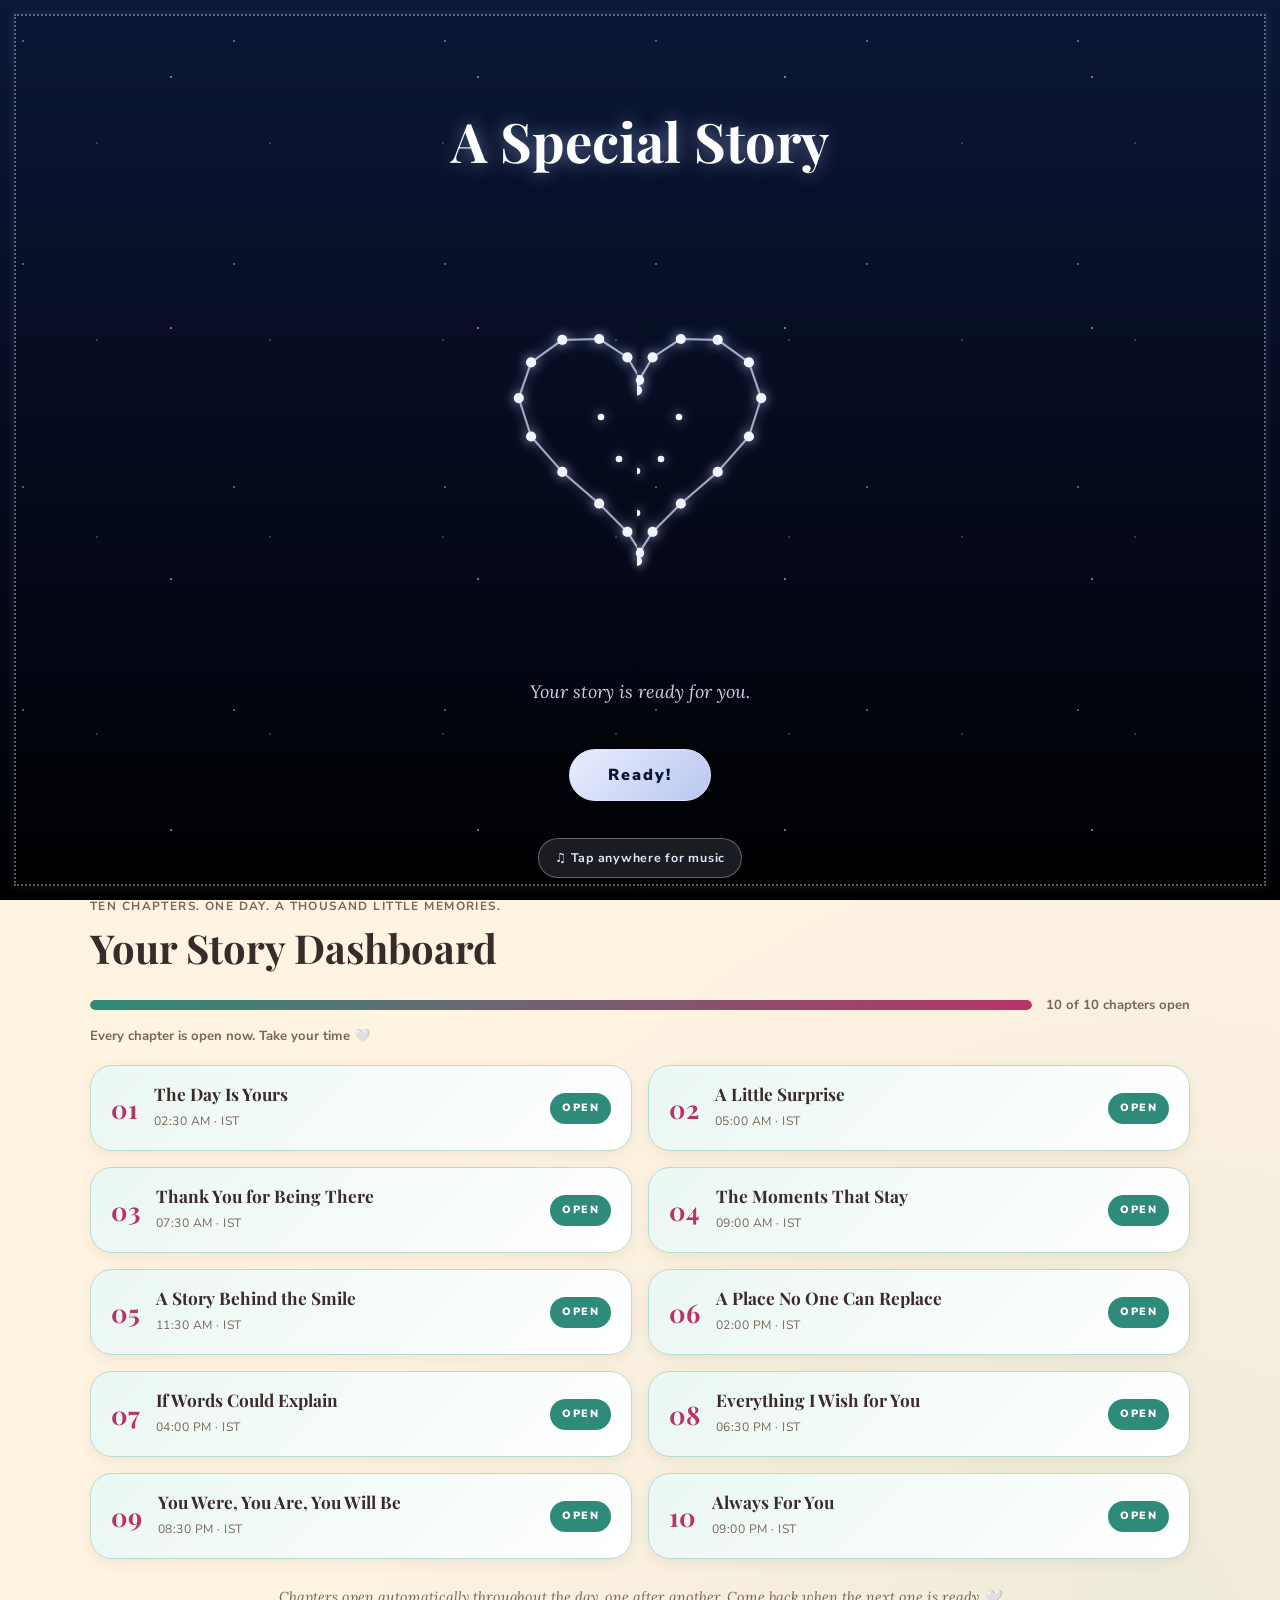
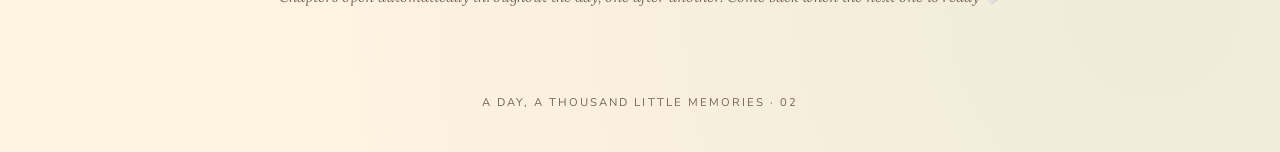
<file: index.html>
<!DOCTYPE html>
<html lang="en" class="gate">
<head>
<meta charset="utf-8">
<meta name="viewport" content="width=device-width, initial-scale=1, viewport-fit=cover">
<meta name="robots" content="noindex,nofollow">
<meta name="theme-color" content="#fff3e2">
<title>A Day, A Thousand Little Memories — A Personal Birthday Story</title>
<link rel="preconnect" href="https://fonts.googleapis.com"><link rel="preconnect" href="https://fonts.gstatic.com" crossorigin><link href="https://fonts.googleapis.com/css2?family=Lora:ital,wght@0,400;0,600;1,400&family=Nunito+Sans:wght@600;800;900&family=Playfair+Display:ital,wght@0,700;1,500&display=swap" rel="stylesheet">
<link rel="stylesheet" href="css/style.css">
</head>
<body>
<noscript><div class="noscript">Please enable JavaScript to open your story 🤍</div></noscript>
<!-- Starry Midnight split curtain -->
<div id="curtain" class="curtain">
  <div class="curtain-panel left"><div class="heart-half"><svg viewBox="0 0 50 90" aria-hidden="true" focusable="false"><polyline class="ln" points="50.0,25.1 50.7,21.7 55.2,14.1 64.6,8.0 76.9,8.3 87.3,15.8 91.4,27.7 87.3,40.5 76.9,52.3 64.6,62.9 55.2,72.3 50.7,79.3 50.0,82.0 49.3,79.3 44.8,72.3 35.4,62.9 23.1,52.3 12.7,40.5 8.6,27.7 12.7,15.8 23.1,8.3 35.4,8.0 44.8,14.1 49.3,21.7 50.0,25.1"/><circle class="d d0" cx="50.0" cy="25.1" r="1.7"/><circle class="d d1" cx="50.7" cy="21.7" r="1.7"/><circle class="d d2" cx="55.2" cy="14.1" r="1.7"/><circle class="d d3" cx="64.6" cy="8.0" r="1.7"/><circle class="d d0" cx="76.9" cy="8.3" r="1.7"/><circle class="d d1" cx="87.3" cy="15.8" r="1.7"/><circle class="d d2" cx="91.4" cy="27.7" r="1.7"/><circle class="d d3" cx="87.3" cy="40.5" r="1.7"/><circle class="d d0" cx="76.9" cy="52.3" r="1.7"/><circle class="d d1" cx="64.6" cy="62.9" r="1.7"/><circle class="d d2" cx="55.2" cy="72.3" r="1.7"/><circle class="d d3" cx="50.7" cy="79.3" r="1.7"/><circle class="d d0" cx="50.0" cy="82.0" r="1.7"/><circle class="d d1" cx="49.3" cy="79.3" r="1.7"/><circle class="d d2" cx="44.8" cy="72.3" r="1.7"/><circle class="d d3" cx="35.4" cy="62.9" r="1.7"/><circle class="d d0" cx="23.1" cy="52.3" r="1.7"/><circle class="d d1" cx="12.7" cy="40.5" r="1.7"/><circle class="d d2" cx="8.6" cy="27.7" r="1.7"/><circle class="d d3" cx="12.7" cy="15.8" r="1.7"/><circle class="d d0" cx="23.1" cy="8.3" r="1.7"/><circle class="d d1" cx="35.4" cy="8.0" r="1.7"/><circle class="d d2" cx="44.8" cy="14.1" r="1.7"/><circle class="d d3" cx="49.3" cy="21.7" r="1.7"/><circle class="d d0" cx="36" cy="34" r="1.1"/><circle class="d d1" cx="64" cy="34" r="1.1"/><circle class="d d2" cx="50" cy="52" r="1.1"/><circle class="d d3" cx="42" cy="48" r="1.1"/><circle class="d d0" cx="58" cy="48" r="1.1"/><circle class="d d1" cx="50" cy="66" r="1.1"/></svg></div></div>
  <div class="curtain-panel right"><div class="heart-half"><svg viewBox="50 0 50 90" aria-hidden="true" focusable="false"><polyline class="ln" points="50.0,25.1 50.7,21.7 55.2,14.1 64.6,8.0 76.9,8.3 87.3,15.8 91.4,27.7 87.3,40.5 76.9,52.3 64.6,62.9 55.2,72.3 50.7,79.3 50.0,82.0 49.3,79.3 44.8,72.3 35.4,62.9 23.1,52.3 12.7,40.5 8.6,27.7 12.7,15.8 23.1,8.3 35.4,8.0 44.8,14.1 49.3,21.7 50.0,25.1"/><circle class="d d0" cx="50.0" cy="25.1" r="1.7"/><circle class="d d1" cx="50.7" cy="21.7" r="1.7"/><circle class="d d2" cx="55.2" cy="14.1" r="1.7"/><circle class="d d3" cx="64.6" cy="8.0" r="1.7"/><circle class="d d0" cx="76.9" cy="8.3" r="1.7"/><circle class="d d1" cx="87.3" cy="15.8" r="1.7"/><circle class="d d2" cx="91.4" cy="27.7" r="1.7"/><circle class="d d3" cx="87.3" cy="40.5" r="1.7"/><circle class="d d0" cx="76.9" cy="52.3" r="1.7"/><circle class="d d1" cx="64.6" cy="62.9" r="1.7"/><circle class="d d2" cx="55.2" cy="72.3" r="1.7"/><circle class="d d3" cx="50.7" cy="79.3" r="1.7"/><circle class="d d0" cx="50.0" cy="82.0" r="1.7"/><circle class="d d1" cx="49.3" cy="79.3" r="1.7"/><circle class="d d2" cx="44.8" cy="72.3" r="1.7"/><circle class="d d3" cx="35.4" cy="62.9" r="1.7"/><circle class="d d0" cx="23.1" cy="52.3" r="1.7"/><circle class="d d1" cx="12.7" cy="40.5" r="1.7"/><circle class="d d2" cx="8.6" cy="27.7" r="1.7"/><circle class="d d3" cx="12.7" cy="15.8" r="1.7"/><circle class="d d0" cx="23.1" cy="8.3" r="1.7"/><circle class="d d1" cx="35.4" cy="8.0" r="1.7"/><circle class="d d2" cx="44.8" cy="14.1" r="1.7"/><circle class="d d3" cx="49.3" cy="21.7" r="1.7"/><circle class="d d0" cx="36" cy="34" r="1.1"/><circle class="d d1" cx="64" cy="34" r="1.1"/><circle class="d d2" cx="50" cy="52" r="1.1"/><circle class="d d3" cx="42" cy="48" r="1.1"/><circle class="d d0" cx="58" cy="48" r="1.1"/><circle class="d d1" cx="50" cy="66" r="1.1"/></svg></div></div>
  <div class="curtain-content">
    <h1>A Special Story</h1>
    <div class="curtain-bottom">
      <p id="curtain-msg">Waiting for the right moment...</p>
      <p id="curtain-timer"></p>
      <button id="ready-btn" class="ready-btn" type="button" disabled>Ready!</button>
    </div>
  </div>
  <audio id="curtain-audio" preload="auto" loop></audio>
</div>
<header class="topbar navbar"><div class="wrap"><a class="home" href="index.html">A DAY, A THOUSAND LITTLE MEMORIES</a><button id="surprise-btn" class="surprise-btn" type="button" aria-haspopup="dialog" aria-controls="surprise-modal" hidden>🎁 Special One</button></div></header>
<main>
<section class="hero"><div class="wrap"><div class="hero-card">
<div><div class="kicker rose">A PERSONAL BIRTHDAY STORY</div>
<h1>A Day, A Thousand Little Memories</h1>
<p class="sub">A Personal Birthday Story  ·  Made Just for Pri!</p>
<p class="date">23 November 2026</p>
<p class="with">With love, Vignesh</p>
<p class="tag">A LITTLE STORY, MADE FOR YOU</p></div>
<div class="frame"><img src="assets/img/img01.jpg" alt="Birthday collage poster: A little expression about you, Pri!"></div>
</div></div></section>

<section class="dash" id="dashboard"><div class="wrap">
<div class="kicker">YOUR STORY  /  10 CHAPTERS</div>
<p class="lead">TEN CHAPTERS. ONE DAY. A THOUSAND LITTLE MEMORIES.</p>
<h2>Your Story Dashboard</h2>
<div class="meter"><div class="bar"><div id="progress-fill"></div></div><span id="progress-text">0 of 10 chapters open</span></div>
<div id="next-up"></div>
<div class="grid">
<a id="card-1" class="chap-card locked" data-index="0" aria-disabled="true"><span class="num">01</span><h3>The Day Is Yours</h3><span class="cd">02:30 AM · IST</span><span class="badge">LOCKED</span></a>
<a id="card-2" class="chap-card locked" data-index="1" aria-disabled="true"><span class="num">02</span><h3>A Little Surprise</h3><span class="cd">05:00 AM · IST</span><span class="badge">LOCKED</span></a>
<a id="card-3" class="chap-card locked" data-index="2" aria-disabled="true"><span class="num">03</span><h3>Thank You for Being There</h3><span class="cd">07:00 AM · IST</span><span class="badge">LOCKED</span></a>
<a id="card-4" class="chap-card locked" data-index="3" aria-disabled="true"><span class="num">04</span><h3>The Moments That Stay</h3><span class="cd">09:30 AM · IST</span><span class="badge">LOCKED</span></a>
<a id="card-5" class="chap-card locked" data-index="4" aria-disabled="true"><span class="num">05</span><h3>A Story Behind the Smile</h3><span class="cd">12:30 PM · IST</span><span class="badge">LOCKED</span></a>
<a id="card-6" class="chap-card locked" data-index="5" aria-disabled="true"><span class="num">06</span><h3>A Place No One Can Replace</h3><span class="cd">02:30 PM · IST</span><span class="badge">LOCKED</span></a>
<a id="card-7" class="chap-card locked" data-index="6" aria-disabled="true"><span class="num">07</span><h3>If Words Could Explain</h3><span class="cd">05:00 PM · IST</span><span class="badge">LOCKED</span></a>
<a id="card-8" class="chap-card locked" data-index="7" aria-disabled="true"><span class="num">08</span><h3>Everything I Wish for You</h3><span class="cd">07:00 PM · IST</span><span class="badge">LOCKED</span></a>
<a id="card-9" class="chap-card locked" data-index="8" aria-disabled="true"><span class="num">09</span><h3>You Were, You Are, You Will Be</h3><span class="cd">09:30 PM · IST</span><span class="badge">LOCKED</span></a>
<a id="card-10" class="chap-card locked" data-index="9" aria-disabled="true"><span class="num">10</span><h3>Always For You</h3><span class="cd">10:00 PM · IST</span><span class="badge">LOCKED</span></a>
</div>
<p class="note">Chapters open automatically throughout the day, one after another. Come back when the next one is ready 🤍</p>
</div></section>
</main>
<footer>A Day, A Thousand Little Memories · 02</footer>
<div id="toast" role="status" aria-live="polite"></div>
<!-- Birthday Surprise modal -->
<div id="surprise-modal" class="modal" role="dialog" aria-modal="true" aria-labelledby="surprise-title">
  <div class="modal-content">
    <button class="close-btn" type="button" aria-label="Close">&times;</button>
    <h2 id="surprise-title">Special Birthday Memories</h2>
    <div class="video-container" id="surprise-videos"></div>
    </div>
</div>
<script src="js/config.js"></script>
<script src="js/app.js"></script>
</body>
</html>
</file>
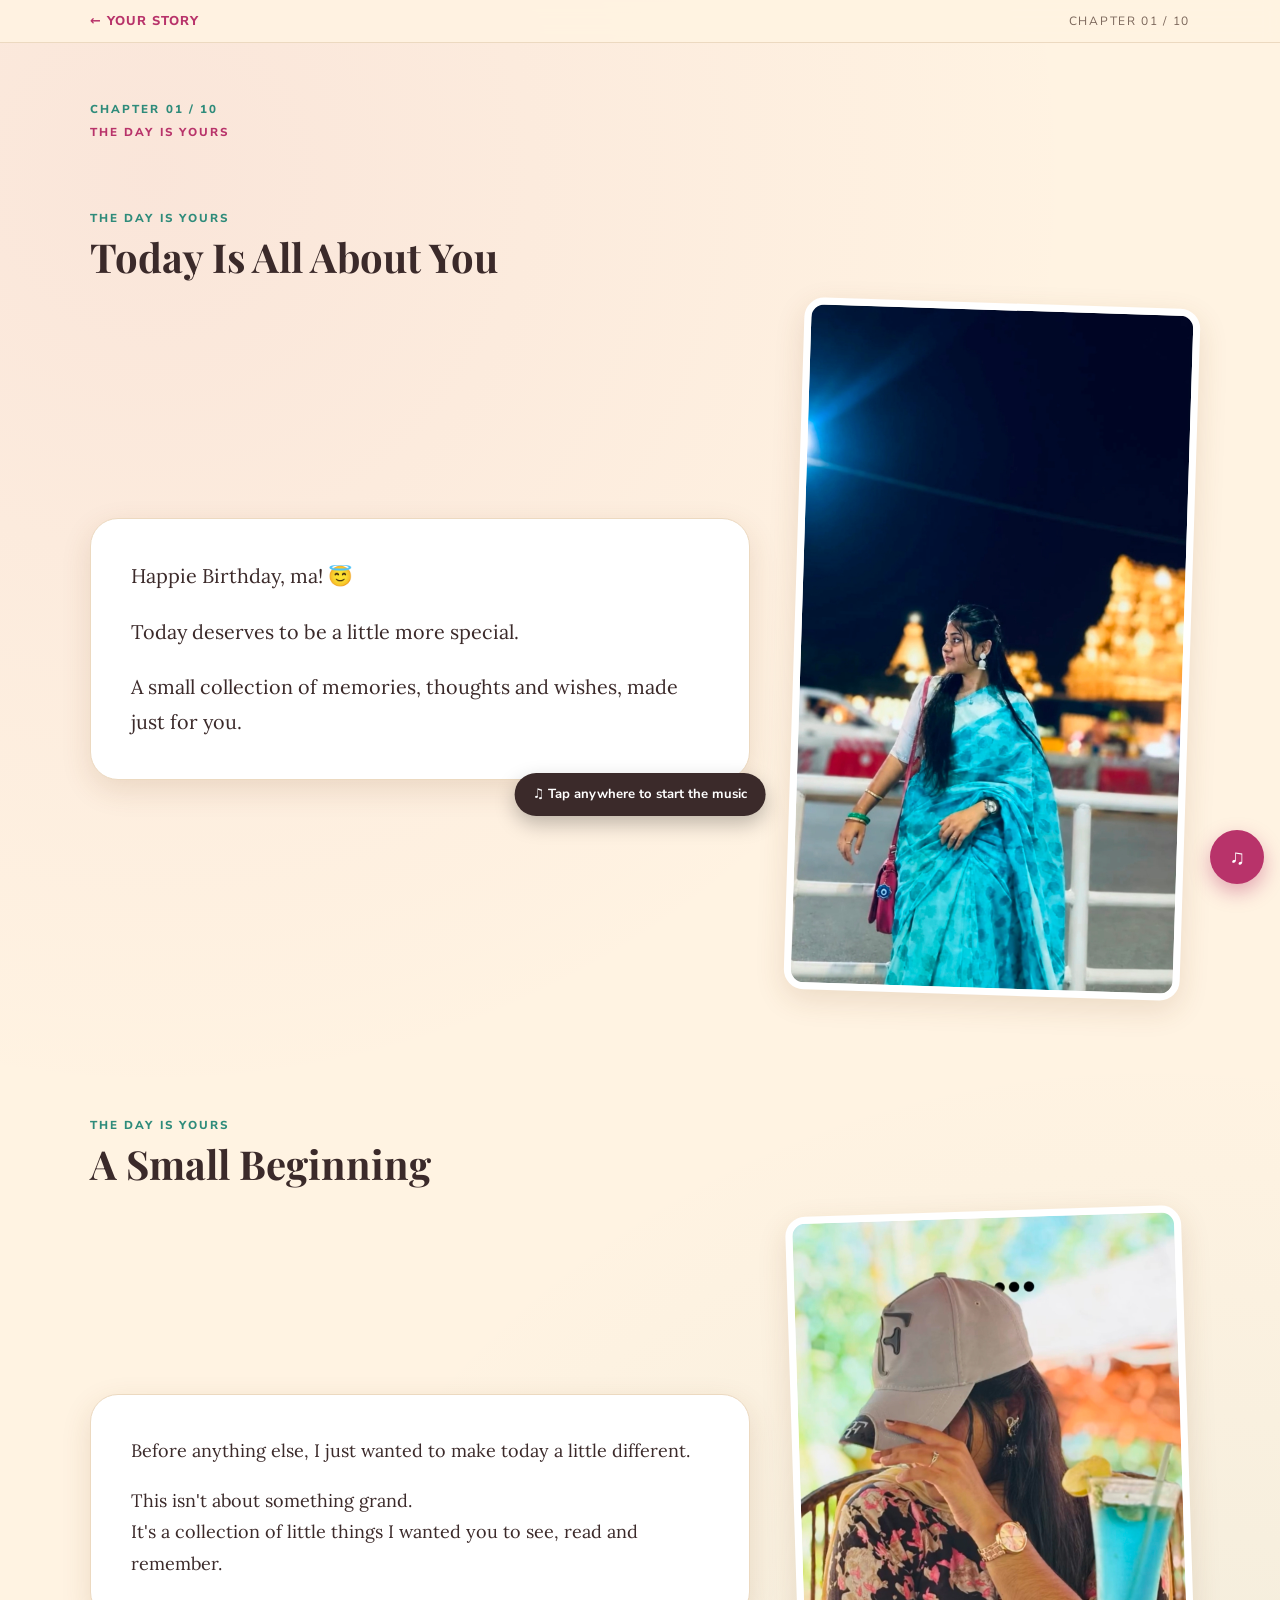
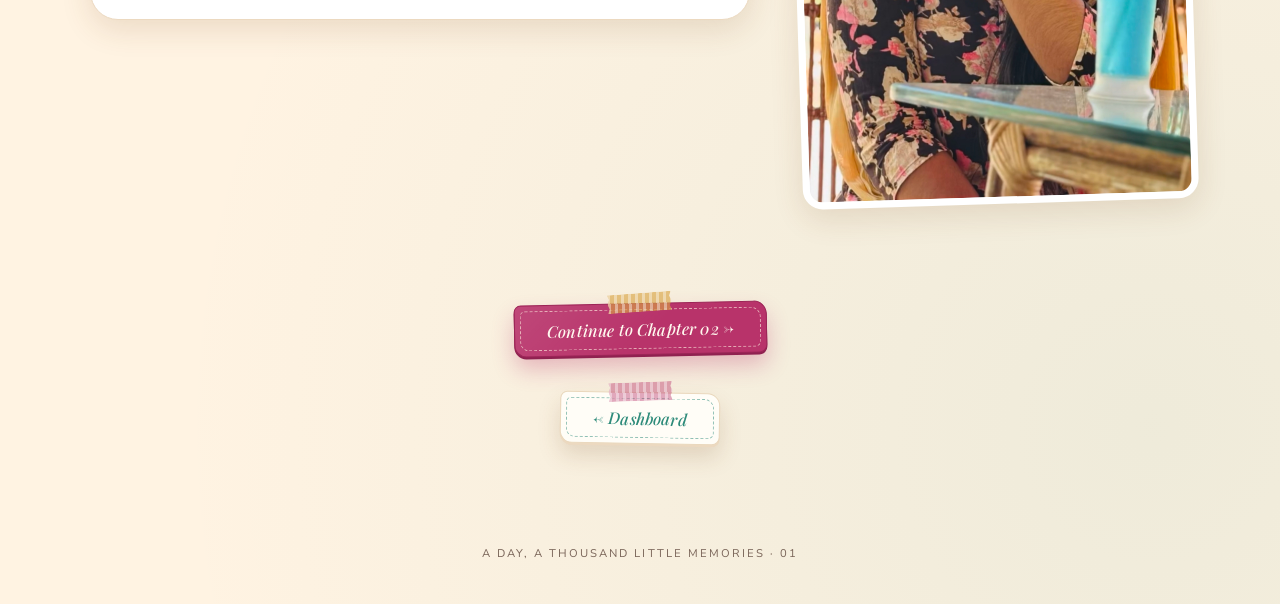
<file: chapter-01.html>
<!DOCTYPE html>
<html lang="en" class="gate">
<head>
<meta charset="utf-8">
<meta name="viewport" content="width=device-width, initial-scale=1, viewport-fit=cover">
<meta name="robots" content="noindex,nofollow">
<meta name="theme-color" content="#fff3e2">
<title>Chapter 01 · The Day Is Yours — A Day, A Thousand Little Memories</title>
<link rel="preconnect" href="https://fonts.googleapis.com"><link rel="preconnect" href="https://fonts.gstatic.com" crossorigin><link href="https://fonts.googleapis.com/css2?family=Lora:ital,wght@0,400;0,600;1,400&family=Nunito+Sans:wght@600;800;900&family=Playfair+Display:ital,wght@0,700;1,500&display=swap" rel="stylesheet">
<link rel="stylesheet" href="css/style.css">
</head>
<body data-chapter="1">
<noscript><div class="noscript">Please enable JavaScript to open your story 🤍</div></noscript>
<header class="topbar"><div class="wrap"><a class="home" href="index.html">← YOUR STORY</a>
<span class="where">Chapter 01 / 10</span><div id="read-bar"></div></div></header>
<main id="chapter-1">
<div class="wrap chap-head reveal"><div class="kicker">CHAPTER 01  /  10</div><div class="kicker rose">THE DAY IS YOURS</div></div>
<section class="slide reveal "><div class="wrap"><div class="kicker sub-k">THE DAY IS YOURS</div><h2>Today Is All About You</h2><div class="split"><div class="bubble big"><p>Happie Birthday, ma! 😇</p>
<p>Today deserves to be a little more special.</p>
<p>A small collection of memories, thoughts and wishes, made just for you.</p></div><div class="photo-col"><div class="photo tilt"><img src="assets/img/img02.jpg" alt="A portrait of you in a purple saree outdoors" loading="lazy"></div></div></div></div></section><section class="slide reveal "><div class="wrap"><div class="kicker sub-k">THE DAY IS YOURS</div><h2>A Small Beginning</h2><div class="split"><div class="bubble "><p>Before anything else, I just wanted to make today a little different.</p>
<p>This isn't about something grand. <br> It's a collection of little things I wanted you to see, read and remember.</p></div><div class="photo-col"><div class="photo tilt2"><img src="assets/img/img04.jpg" alt="You in a blue-and-purple saree among the trees" loading="lazy"></div></div></div></div></section>
<div class="pager reveal"><a id="next-btn" class="btn" data-label="Continue to Chapter 02  →" href="#"><span class="lab">Continue to Chapter 02  →</span></a><div class="cta-row"><a class="btn ghost" href="index.html">← Dashboard</a></div></div>
</main>
<footer>A Day, A Thousand Little Memories · 01</footer>

<div id="vmodal" role="dialog" aria-modal="true" aria-label="Video player"><button class="vclose" type="button" aria-label="Close">×</button><video controls playsinline></video><div class="vcap"></div></div>
<script src="js/config.js"></script>
<script src="js/app.js"></script>
</body>
</html>
</file>
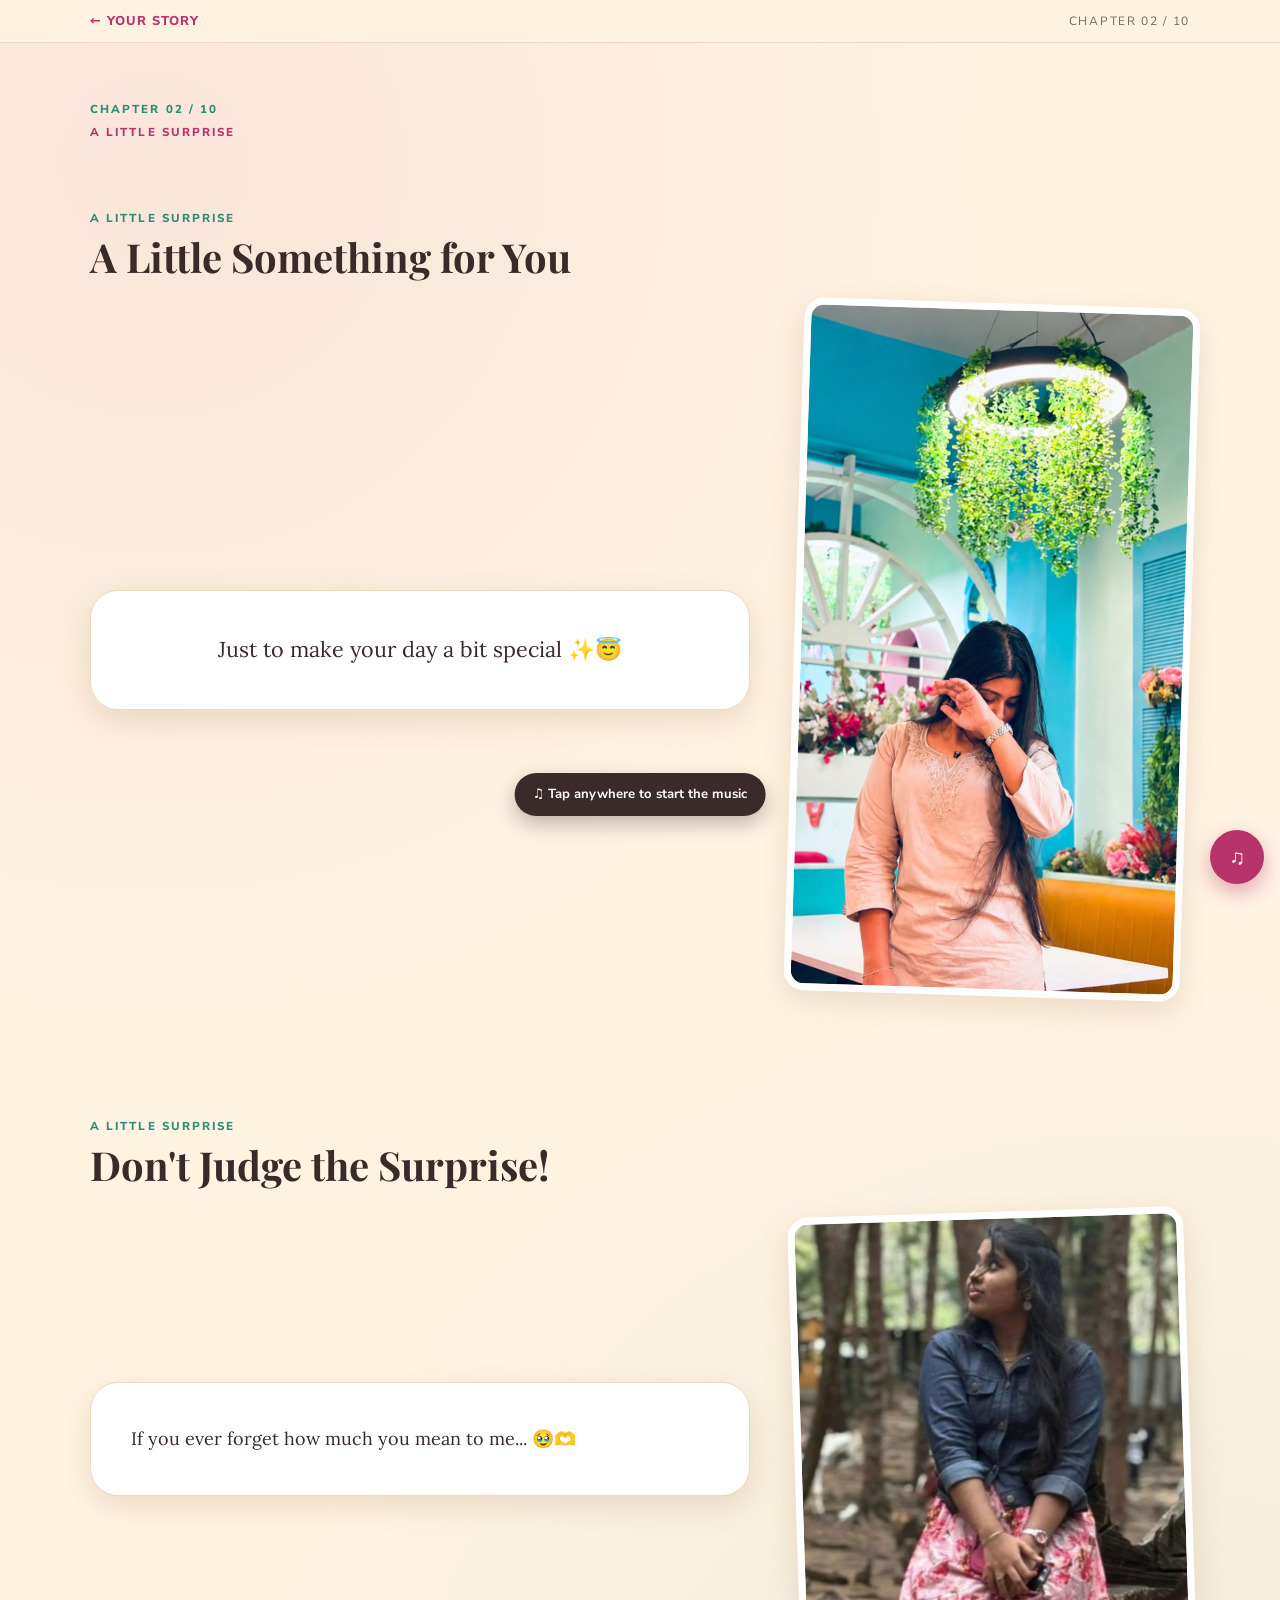
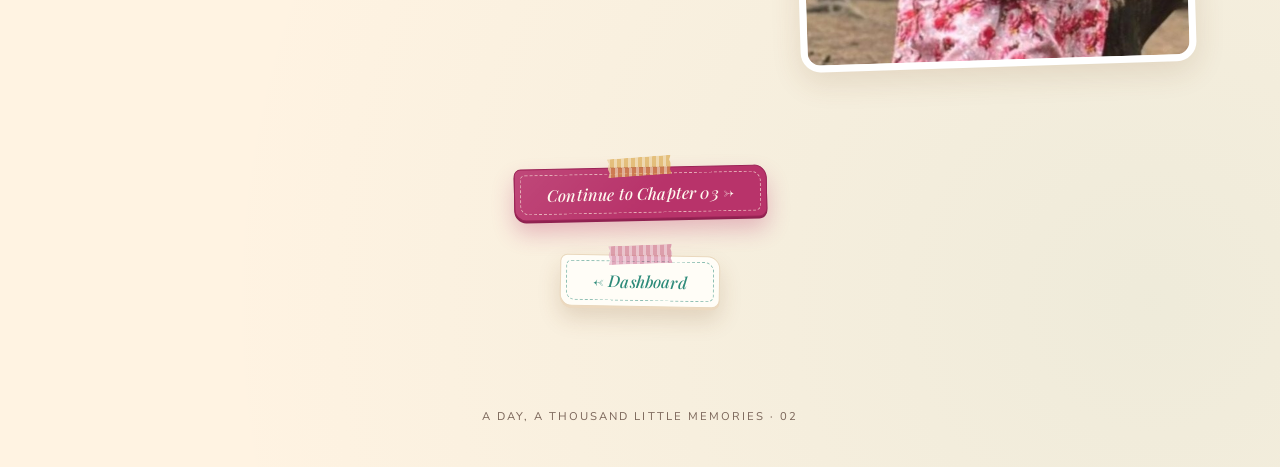
<file: chapter-02.html>
<!DOCTYPE html>
<html lang="en" class="gate">
<head>
<meta charset="utf-8">
<meta name="viewport" content="width=device-width, initial-scale=1, viewport-fit=cover">
<meta name="robots" content="noindex,nofollow">
<meta name="theme-color" content="#fff3e2">
<title>Chapter 02 · A Little Surprise — A Day, A Thousand Little Memories</title>
<link rel="preconnect" href="https://fonts.googleapis.com"><link rel="preconnect" href="https://fonts.gstatic.com" crossorigin><link href="https://fonts.googleapis.com/css2?family=Lora:ital,wght@0,400;0,600;1,400&family=Nunito+Sans:wght@600;800;900&family=Playfair+Display:ital,wght@0,700;1,500&display=swap" rel="stylesheet">
<link rel="stylesheet" href="css/style.css">
</head>
<body data-chapter="2">
<noscript><div class="noscript">Please enable JavaScript to open your story 🤍</div></noscript>
<header class="topbar"><div class="wrap"><a class="home" href="index.html">← YOUR STORY</a>
<span class="where">Chapter 02 / 10</span><div id="read-bar"></div></div></header>
<main id="chapter-2">
<div class="wrap chap-head reveal"><div class="kicker">CHAPTER 02  /  10</div><div class="kicker rose">A LITTLE SURPRISE</div></div>
<section class="slide reveal "><div class="wrap"><div class="kicker sub-k">A LITTLE SURPRISE</div><h2>A Little Something for You</h2><div class="split"><div class="bubble "><p class="center" style="font-size:1.2em">Just to make your day a bit special ✨😇</p></div><div class="photo-col"><div class="photo tilt"><img src="assets/img/img05.jpg" alt="A mirror selfie of you in a purple top" loading="lazy"></div></div></div></div></section><section class="slide reveal "><div class="wrap"><div class="kicker sub-k">A LITTLE SURPRISE</div><h2>Don't Judge the Surprise!</h2><div class="split"><div class="bubble "><p>If you ever forget how much you mean to me... 🥹🫶</p></div><div class="photo-col"><div class="photo tilt2"><img src="assets/img/img06.jpg" alt="You smiling in a mustard kurta" loading="lazy"></div></div></div></div></section>
<div class="pager reveal"><a id="next-btn" class="btn" data-label="Continue to Chapter 03  →" href="#"><span class="lab">Continue to Chapter 03  →</span></a><div class="cta-row"><a class="btn ghost" href="index.html">← Dashboard</a></div></div>
</main>
<footer>A Day, A Thousand Little Memories · 02</footer>

<div id="vmodal" role="dialog" aria-modal="true" aria-label="Video player"><button class="vclose" type="button" aria-label="Close">×</button><video controls playsinline></video><div class="vcap"></div></div>
<script src="js/config.js"></script>
<script src="js/app.js"></script>
</body>
</html>
</file>
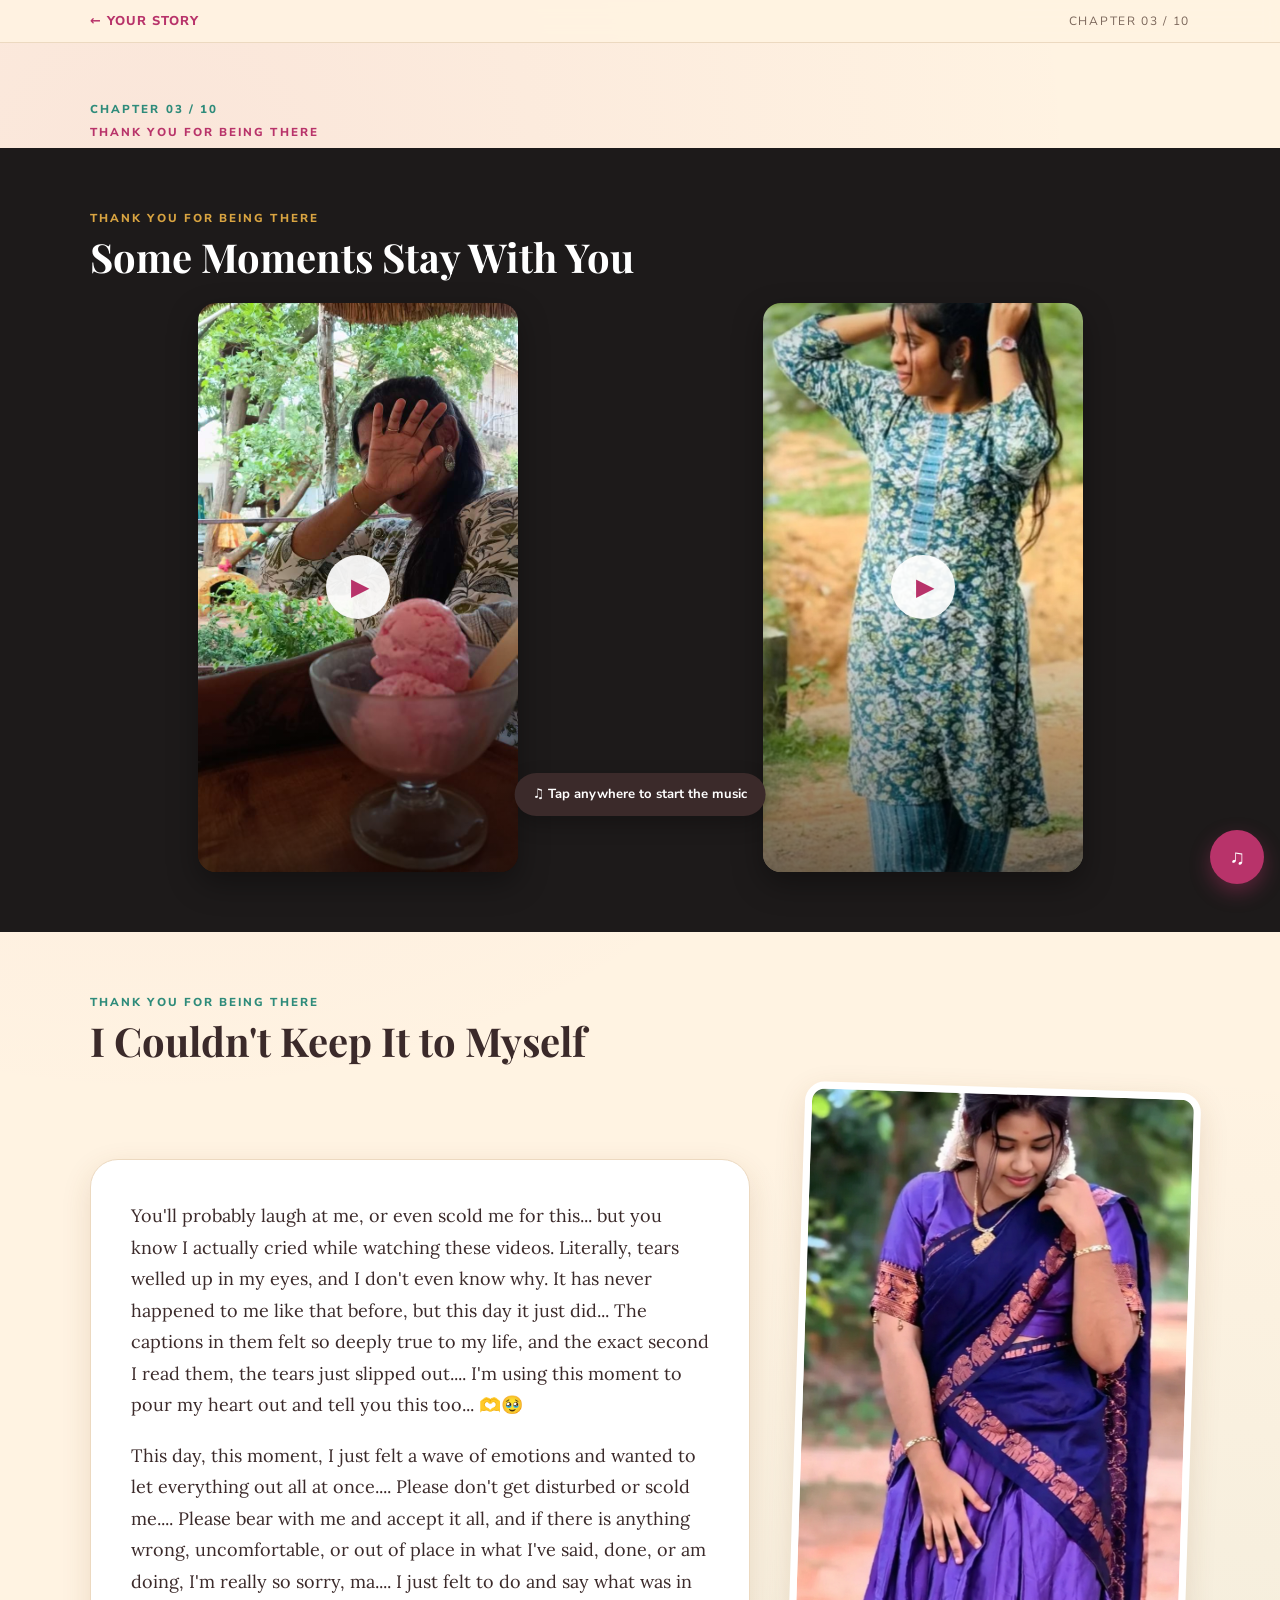
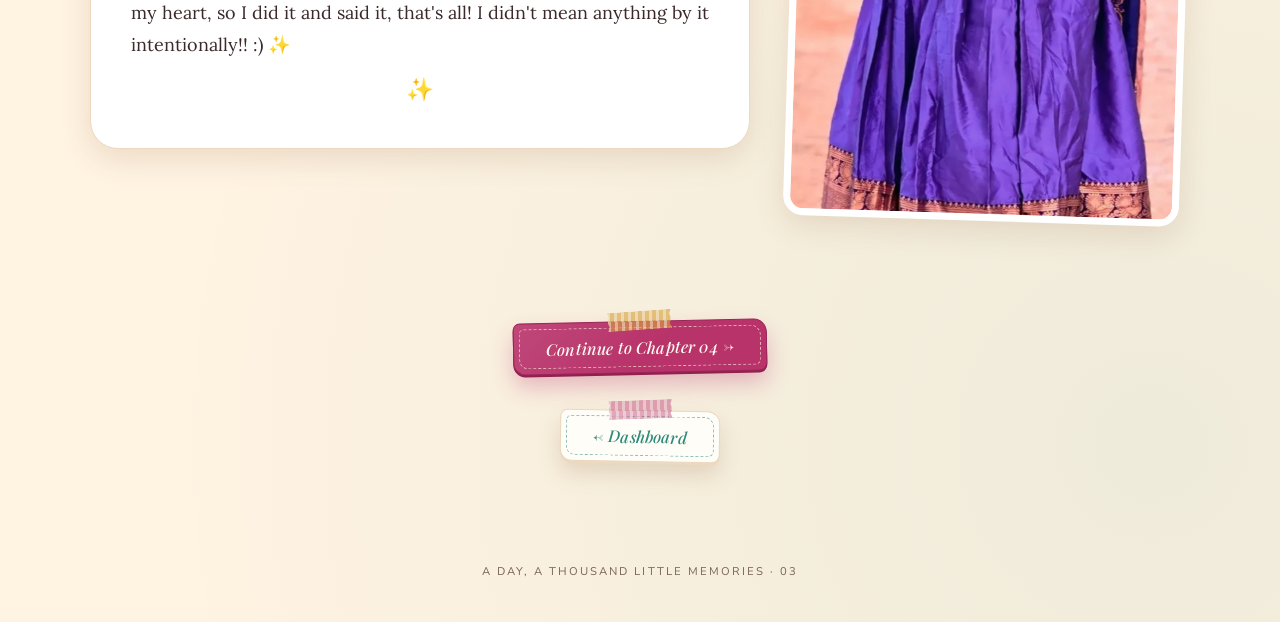
<file: chapter-03.html>
<!DOCTYPE html>
<html lang="en" class="gate">
<head>
<meta charset="utf-8">
<meta name="viewport" content="width=device-width, initial-scale=1, viewport-fit=cover">
<meta name="robots" content="noindex,nofollow">
<meta name="theme-color" content="#fff3e2">
<title>Chapter 03 · Thank You for Being There — A Day, A Thousand Little Memories</title>
<link rel="preconnect" href="https://fonts.googleapis.com"><link rel="preconnect" href="https://fonts.gstatic.com" crossorigin><link href="https://fonts.googleapis.com/css2?family=Lora:ital,wght@0,400;0,600;1,400&family=Nunito+Sans:wght@600;800;900&family=Playfair+Display:ital,wght@0,700;1,500&display=swap" rel="stylesheet">
<link rel="stylesheet" href="css/style.css">
</head>
<body data-chapter="3">
<noscript><div class="noscript">Please enable JavaScript to open your story 🤍</div></noscript>
<header class="topbar"><div class="wrap"><a class="home" href="index.html">← YOUR STORY</a>
<span class="where">Chapter 03 / 10</span><div id="read-bar"></div></div></header>
<main id="chapter-3">
<div class="wrap chap-head reveal"><div class="kicker">CHAPTER 03  /  10</div><div class="kicker rose">THANK YOU FOR BEING THERE</div></div>
<section class="slide dark reveal "><div class="wrap"><div class="kicker sub-k">THANK YOU FOR BEING THERE</div><h2>Some Moments Stay With You</h2><div class="videos"><button type="button" class="vtile " data-video="assets/video/v2.mp4" data-poster="assets/video/v2.jpg" data-caption="Some Moments Stay With You · Video 1" aria-label="Play video: Some Moments Stay With You · Video 1"><img src="assets/video/v2.jpg" alt="" loading="lazy"><span class="play"><span>▶</span></span></button><button type="button" class="vtile " data-video="assets/video/v3.mp4" data-poster="assets/video/v3.jpg" data-caption="Some Moments Stay With You · Video 2" aria-label="Play video: Some Moments Stay With You · Video 2"><img src="assets/video/v3.jpg" alt="" loading="lazy"><span class="play"><span>▶</span></span></button></div></div></section><section class="slide reveal "><div class="wrap"><div class="kicker sub-k">THANK YOU FOR BEING THERE</div><h2>I Couldn't Keep It to Myself</h2><div class="split"><div class="bubble "><p>You'll probably laugh at me, or even scold me for this... but you know I actually cried while watching these videos. Literally, tears welled up in my eyes, and I don't even know why. It has never happened to me like that before, but this day it just did... The captions in them felt so deeply true to my life, and the exact second I read them, the tears just slipped out.... I'm using this moment to pour my heart out and tell you this too... 🫶🥹</p>
<p>​This day, this moment, I just felt a wave of emotions and wanted to let everything out all at once.... Please don't get disturbed or scold me.... Please bear with me and accept it all, and if there is anything wrong, uncomfortable, or out of place in what I've said, done, or am doing, I'm really so sorry, ma.... I just felt to do and say what was in my heart, so I did it and said it, that's all! I didn't mean anything by it intentionally!! :) ✨</p><p class="spark">✨</p></div><div class="photo-col"><div class="photo tilt"><img src="assets/img/img09.jpg" alt="You in a dark outfit, standing by a wall" loading="lazy"></div></div></div></div></section>
<div class="pager reveal"><a id="next-btn" class="btn" data-label="Continue to Chapter 04  →" href="#"><span class="lab">Continue to Chapter 04  →</span></a><div class="cta-row"><a class="btn ghost" href="index.html">← Dashboard</a></div></div>
</main>
<footer>A Day, A Thousand Little Memories · 03</footer>

<div id="vmodal" role="dialog" aria-modal="true" aria-label="Video player"><button class="vclose" type="button" aria-label="Close">×</button><video controls playsinline></video><div class="vcap"></div></div>
<script src="js/config.js"></script>
<script src="js/app.js"></script>
</body>
</html>
</file>
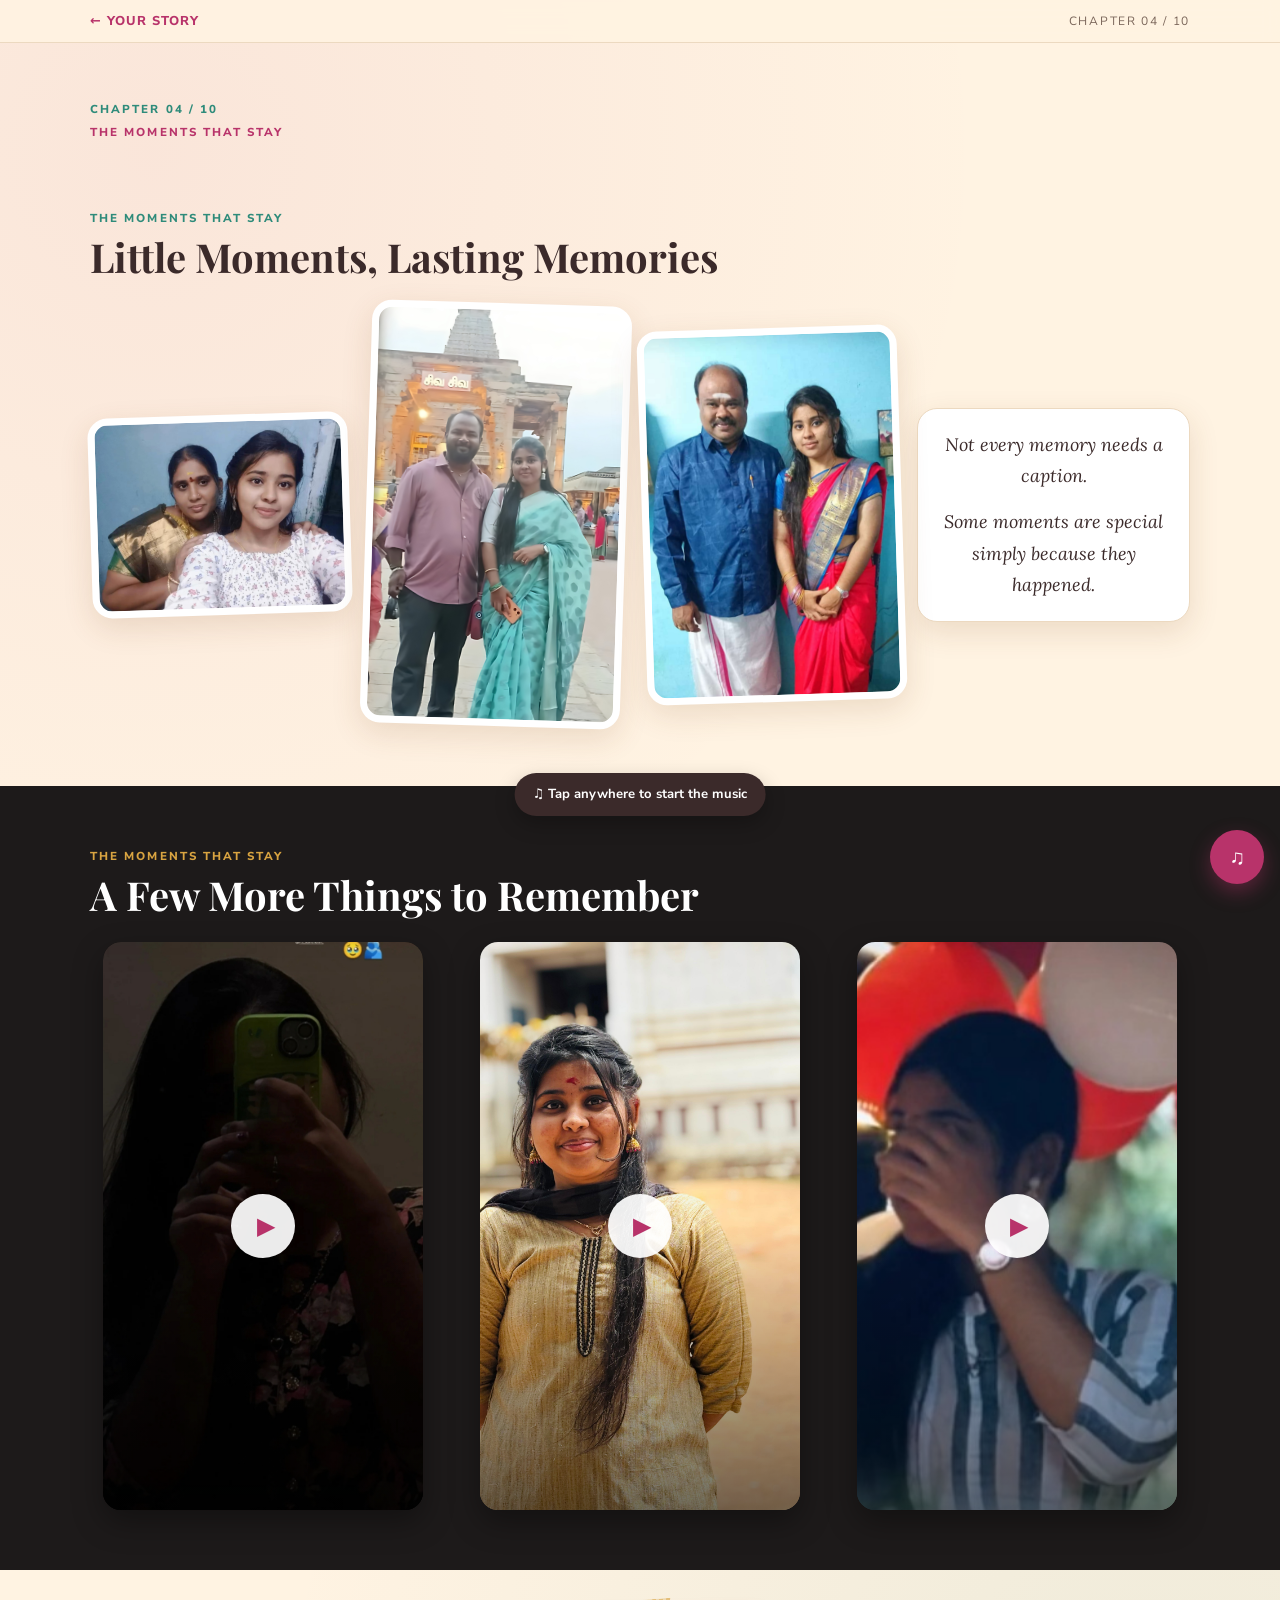
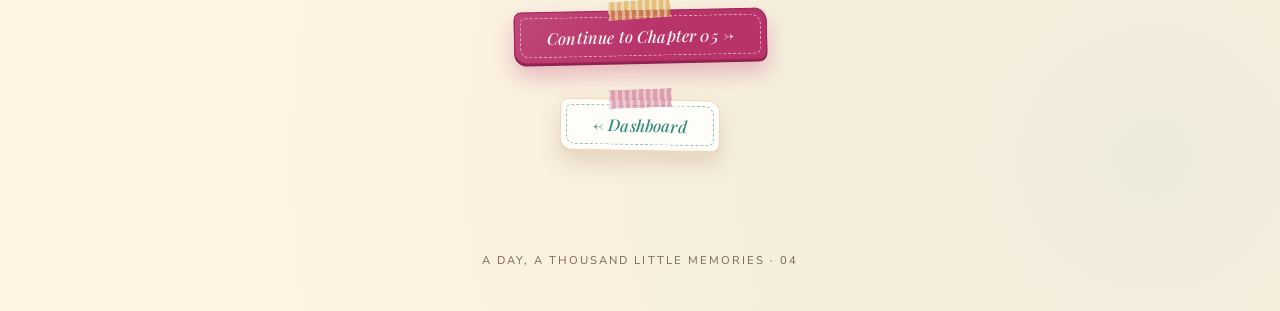
<file: chapter-04.html>
<!DOCTYPE html>
<html lang="en" class="gate">
<head>
<meta charset="utf-8">
<meta name="viewport" content="width=device-width, initial-scale=1, viewport-fit=cover">
<meta name="robots" content="noindex,nofollow">
<meta name="theme-color" content="#fff3e2">
<title>Chapter 04 · The Moments That Stay — A Day, A Thousand Little Memories</title>
<link rel="preconnect" href="https://fonts.googleapis.com"><link rel="preconnect" href="https://fonts.gstatic.com" crossorigin><link href="https://fonts.googleapis.com/css2?family=Lora:ital,wght@0,400;0,600;1,400&family=Nunito+Sans:wght@600;800;900&family=Playfair+Display:ital,wght@0,700;1,500&display=swap" rel="stylesheet">
<link rel="stylesheet" href="css/style.css">
</head>
<body data-chapter="4">
<noscript><div class="noscript">Please enable JavaScript to open your story 🤍</div></noscript>
<header class="topbar"><div class="wrap"><a class="home" href="index.html">← YOUR STORY</a>
<span class="where">Chapter 04 / 10</span><div id="read-bar"></div></div></header>
<main id="chapter-4">
<div class="wrap chap-head reveal"><div class="kicker">CHAPTER 04  /  10</div><div class="kicker rose">THE MOMENTS THAT STAY</div></div>
<section class="slide reveal "><div class="wrap"><div class="kicker sub-k">THE MOMENTS THAT STAY</div><h2>Little Moments, Lasting Memories</h2><div class="trio"><div class="photo tilt2"><img src="assets/img/img10.jpg" alt="A memory of you" loading="lazy"></div><div class="photo tilt"><img src="assets/img/img12.jpg" alt="Another memory of you" loading="lazy"></div><div class="photo tilt2"><img src="assets/img/img11.jpg" alt="One more memory of you" loading="lazy"></div><div class="note-card"><p>Not every memory needs a caption.</p><p style="margin-top:.8em">Some moments are special simply because they happened.</p></div></div></div></section><section class="slide dark reveal "><div class="wrap"><div class="kicker sub-k">THE MOMENTS THAT STAY</div><h2>A Few More Things to Remember</h2><div class="videos"><button type="button" class="vtile " data-video="assets/video/v5.mp4" data-poster="assets/video/v5.jpg" data-caption="A Few More Things to Remember · 1" aria-label="Play video: A Few More Things to Remember · 1"><img src="assets/video/v5.jpg" alt="" loading="lazy"><span class="play"><span>▶</span></span></button><button type="button" class="vtile " data-video="assets/video/v6.mp4" data-poster="assets/video/v6.jpg" data-caption="A Few More Things to Remember · 2" aria-label="Play video: A Few More Things to Remember · 2"><img src="assets/video/v6.jpg" alt="" loading="lazy"><span class="play"><span>▶</span></span></button><button type="button" class="vtile " data-video="assets/video/v7.mp4" data-poster="assets/video/v7.jpg" data-caption="A Few More Things to Remember · 3" aria-label="Play video: A Few More Things to Remember · 3"><img src="assets/video/v7.jpg" alt="" loading="lazy"><span class="play"><span>▶</span></span></button></div></div></section>
<div class="pager reveal"><a id="next-btn" class="btn" data-label="Continue to Chapter 05  →" href="#"><span class="lab">Continue to Chapter 05  →</span></a><div class="cta-row"><a class="btn ghost" href="index.html">← Dashboard</a></div></div>
</main>
<footer>A Day, A Thousand Little Memories · 04</footer>

<div id="vmodal" role="dialog" aria-modal="true" aria-label="Video player"><button class="vclose" type="button" aria-label="Close">×</button><video controls playsinline></video><div class="vcap"></div></div>
<script src="js/config.js"></script>
<script src="js/app.js"></script>
</body>
</html>
</file>
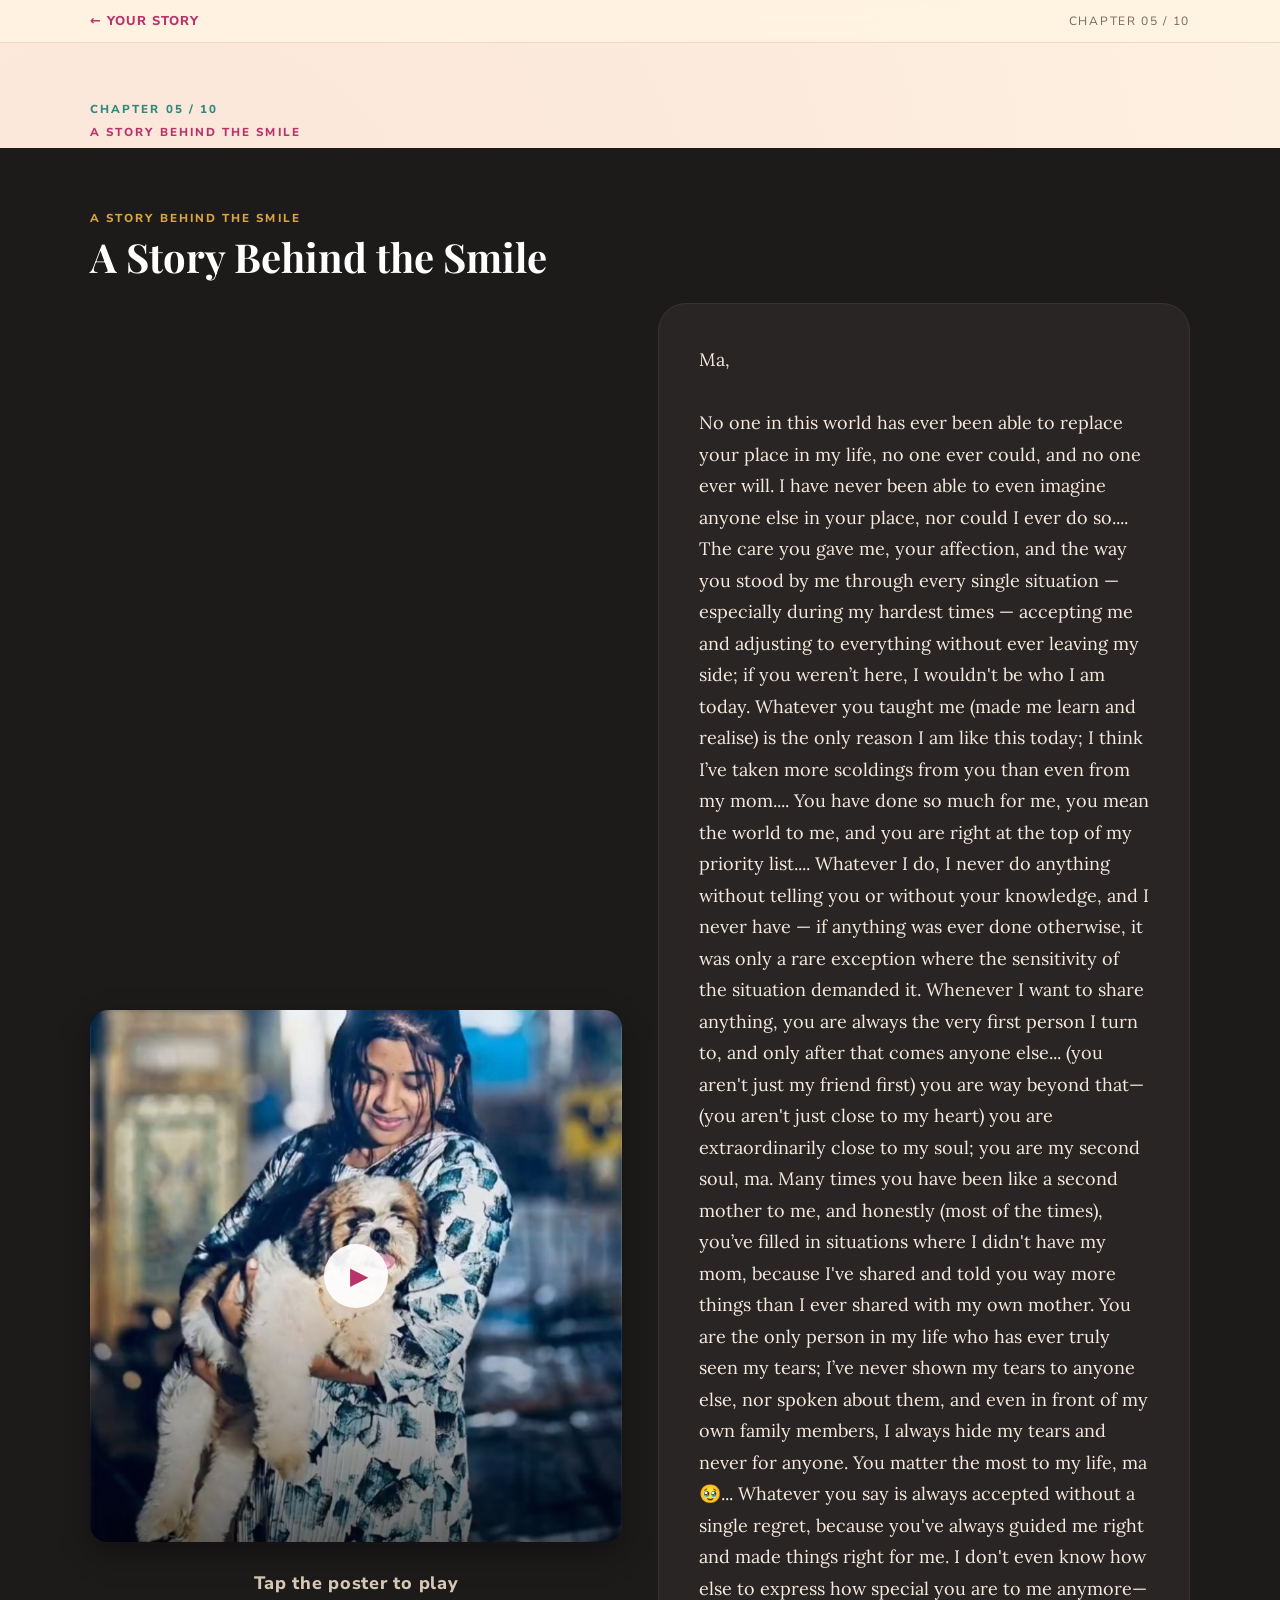
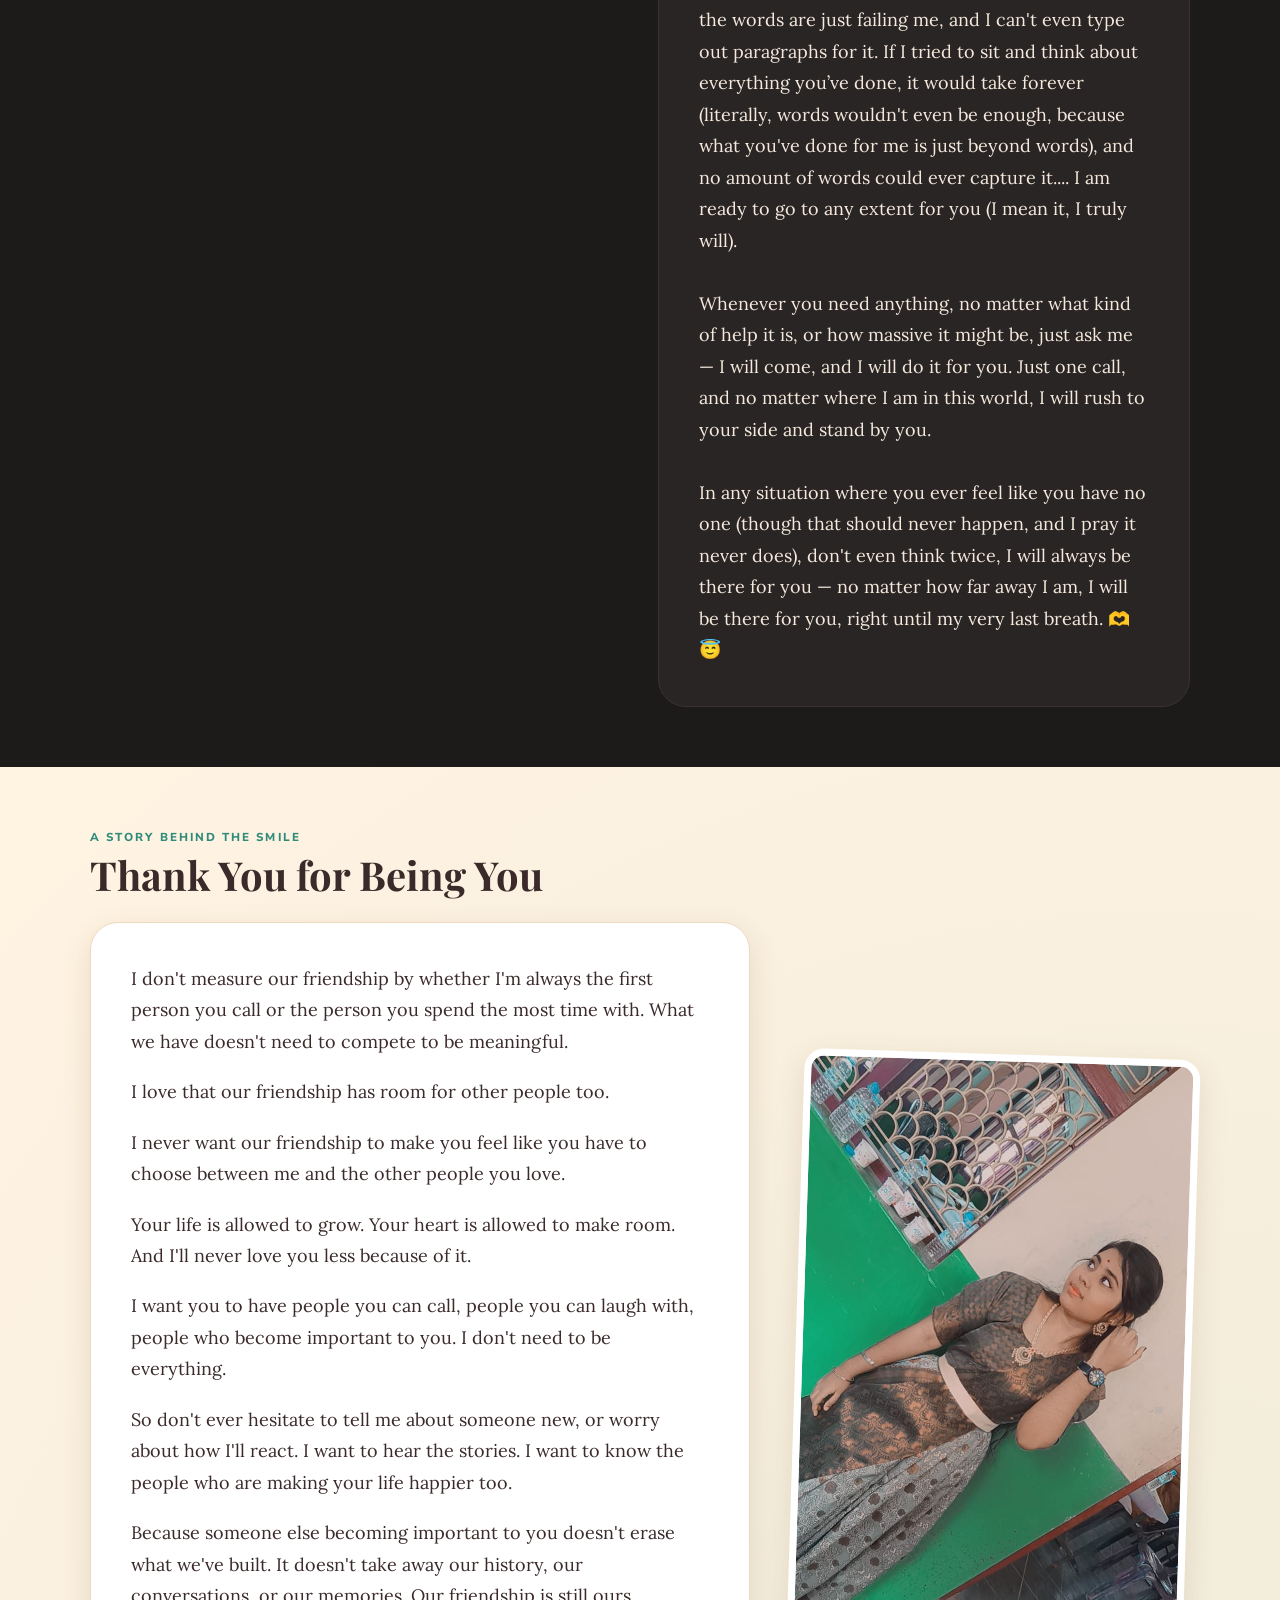
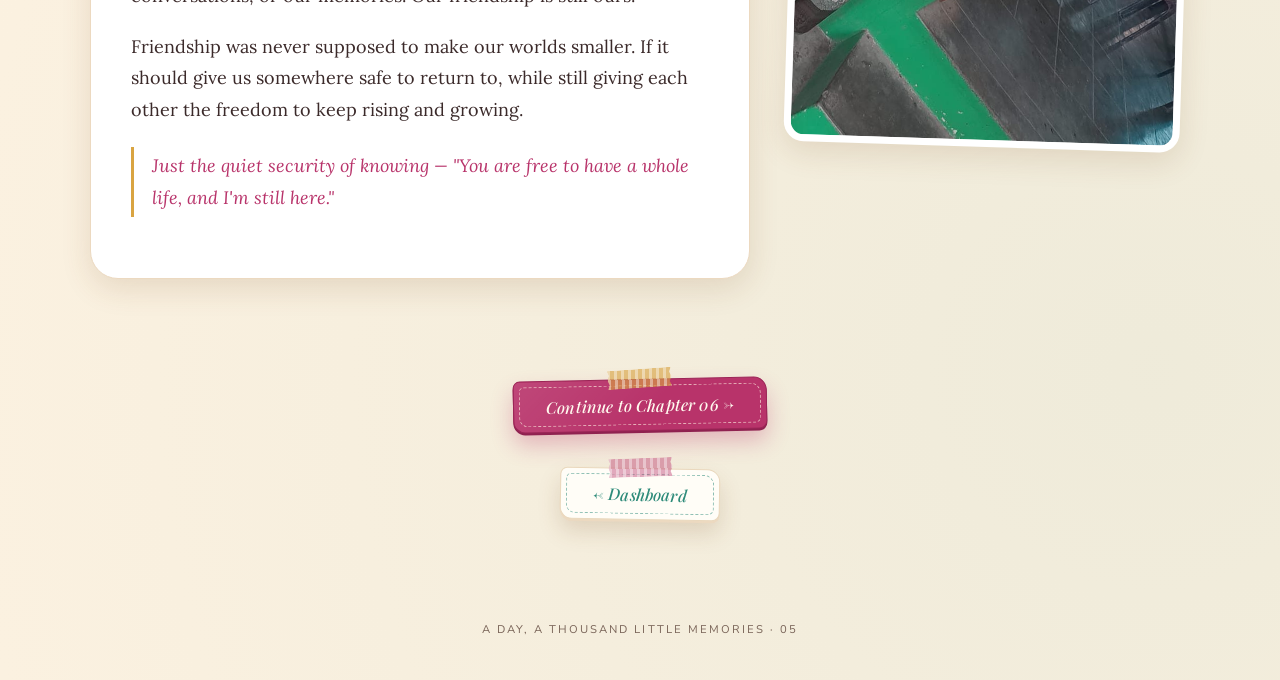
<file: chapter-05.html>
<!DOCTYPE html>
<html lang="en" class="gate">
<head>
<meta charset="utf-8">
<meta name="viewport" content="width=device-width, initial-scale=1, viewport-fit=cover">
<meta name="robots" content="noindex,nofollow">
<meta name="theme-color" content="#fff3e2">
<title>Chapter 05 · A Story Behind the Smile — A Day, A Thousand Little Memories</title>
<link rel="preconnect" href="https://fonts.googleapis.com"><link rel="preconnect" href="https://fonts.gstatic.com" crossorigin><link href="https://fonts.googleapis.com/css2?family=Lora:ital,wght@0,400;0,600;1,400&family=Nunito+Sans:wght@600;800;900&family=Playfair+Display:ital,wght@0,700;1,500&display=swap" rel="stylesheet">
<link rel="stylesheet" href="css/style.css">
</head>
<body data-chapter="5">
<noscript><div class="noscript">Please enable JavaScript to open your story 🤍</div></noscript>
<header class="topbar"><div class="wrap"><a class="home" href="index.html">← YOUR STORY</a>
<span class="where">Chapter 05 / 10</span><div id="read-bar"></div></div></header>
<main id="chapter-5">
<div class="wrap chap-head reveal"><div class="kicker">CHAPTER 05  /  10</div><div class="kicker rose">A STORY BEHIND THE SMILE</div></div>
<section class="slide dark reveal "><div class="wrap"><div class="kicker sub-k">A STORY BEHIND THE SMILE</div><h2>A Story Behind the Smile</h2><div class="poster-wrap"><div><button type="button" class="vtile sq" data-video="assets/video/v8.mp4" data-poster="assets/img/img16.jpg" data-caption="A little expression about you, Pri!" aria-label="Play video: A little expression about you, Pri!"><img src="assets/img/img16.jpg" alt="Friendship poster: A little expression about you, Pri!" loading="lazy"><span class="play"><span>▶</span></span></button><p class="click-hint">Tap the poster to play</p></div><div class="bubble "><p>Ma, <br><br> No one in this world has ever been able to replace your place in my life, no one ever could, and no one ever will. I have never been able to even imagine anyone else in your place, nor could I ever do so.... The care you gave me, your affection, and the way you stood by me through every single situation — especially during my hardest times — accepting me and adjusting to everything without ever leaving my side; if you weren’t here, I wouldn't be who I am today. Whatever you taught me (made me learn and realise) is the only reason I am like this today; I think I’ve taken more scoldings from you than even from my mom.... You have done so much for me, you mean the world to me, and you are right at the top of my priority list.... Whatever I do, I never do anything without telling you or without your knowledge, and I never have — if anything was ever done otherwise, it was only a rare exception where the sensitivity of the situation demanded it. Whenever I want to share anything, you are always the very first person I turn to, and only after that comes anyone else... (you aren't just my friend first) you are way beyond that—(you aren't just close to my heart) you are extraordinarily close to my soul; you are my second soul, ma. Many times you have been like a second mother to me, and honestly (most of the times), you’ve filled in situations where I didn't have my mom, because I've shared and told you way more things than I ever shared with my own mother. You are the only person in my life who has ever truly seen my tears; I’ve never shown my tears to anyone else, nor spoken about them, and even in front of my own family members, I always hide my tears and never for anyone. You matter the most to my life, ma 🥹... Whatever you say is always accepted without a single regret, because you've always guided me right and made things right for me. I don't even know how else to express how special you are to me anymore—the words are just failing me, and I can't even type out paragraphs for it. If I tried to sit and think about everything you’ve done, it would take forever (literally, words wouldn't even be enough, because what you've done for me is just beyond words), and no amount of words could ever capture it.... I am ready to go to any extent for you (I mean it, I truly will). <br><br> Whenever you need anything, no matter what kind of help it is, or how massive it might be, just ask me — I will come, and I will do it for you. Just one call, and no matter where I am in this world, I will rush to your side and stand by you. <br><br> In any situation where you ever feel like you have no one (though that should never happen, and I pray it never does), don't even think twice, I will always be there for you — no matter how far away I am, I will be there for you, right until my very last breath. 🫶😇</p></div></div></div></section><section class="slide reveal "><div class="wrap"><div class="kicker sub-k">A STORY BEHIND THE SMILE</div><h2>Thank You for Being You</h2><div class="split"><div class="bubble "><p>I don't measure our friendship by whether I'm always the first person you call or the person you spend the most time with. What we have doesn't need to compete to be meaningful. </p>
<p>I love that our friendship has room for other people too.</p>
<p>I never want our friendship to make you feel like you have to choose between me and the other people you love.</p>
<p>Your life is allowed to grow. Your heart is allowed to make room. And I'll never love you less because of it.</p>
<p>I want you to have people you can call, people you can laugh with, people who become important to you. I don't need to be everything.</p>
<p>So don't ever hesitate to tell me about someone new, or worry about how I'll react. I want to hear the stories. I want to know the people who are making your life happier too.</p>
<p>Because someone else becoming important to you doesn't erase what we've built. It doesn't take away our history, our conversations, or our memories. Our friendship is still ours.</p>
<p>Friendship was never supposed to make our worlds smaller. If it should give us somewhere safe to return to, while still giving each other the freedom to keep rising and growing.</p><blockquote>Just the quiet security of knowing — "You are free to have a whole life, and I'm still here."</blockquote></div><div class="photo-col"><div class="photo natural tilt"><img src="assets/img/img07.jpg" alt="You in a purple saree with a gold border" loading="lazy"></div></div></div></div></section>
<div class="pager reveal"><a id="next-btn" class="btn" data-label="Continue to Chapter 06  →" href="#"><span class="lab">Continue to Chapter 06  →</span></a><div class="cta-row"><a class="btn ghost" href="index.html">← Dashboard</a></div></div>
</main>
<footer>A Day, A Thousand Little Memories · 05</footer>

<div id="vmodal" role="dialog" aria-modal="true" aria-label="Video player"><button class="vclose" type="button" aria-label="Close">×</button><video controls playsinline></video><div class="vcap"></div></div>
<script src="js/config.js"></script>
<script src="js/app.js"></script>
</body>
</html>
</file>
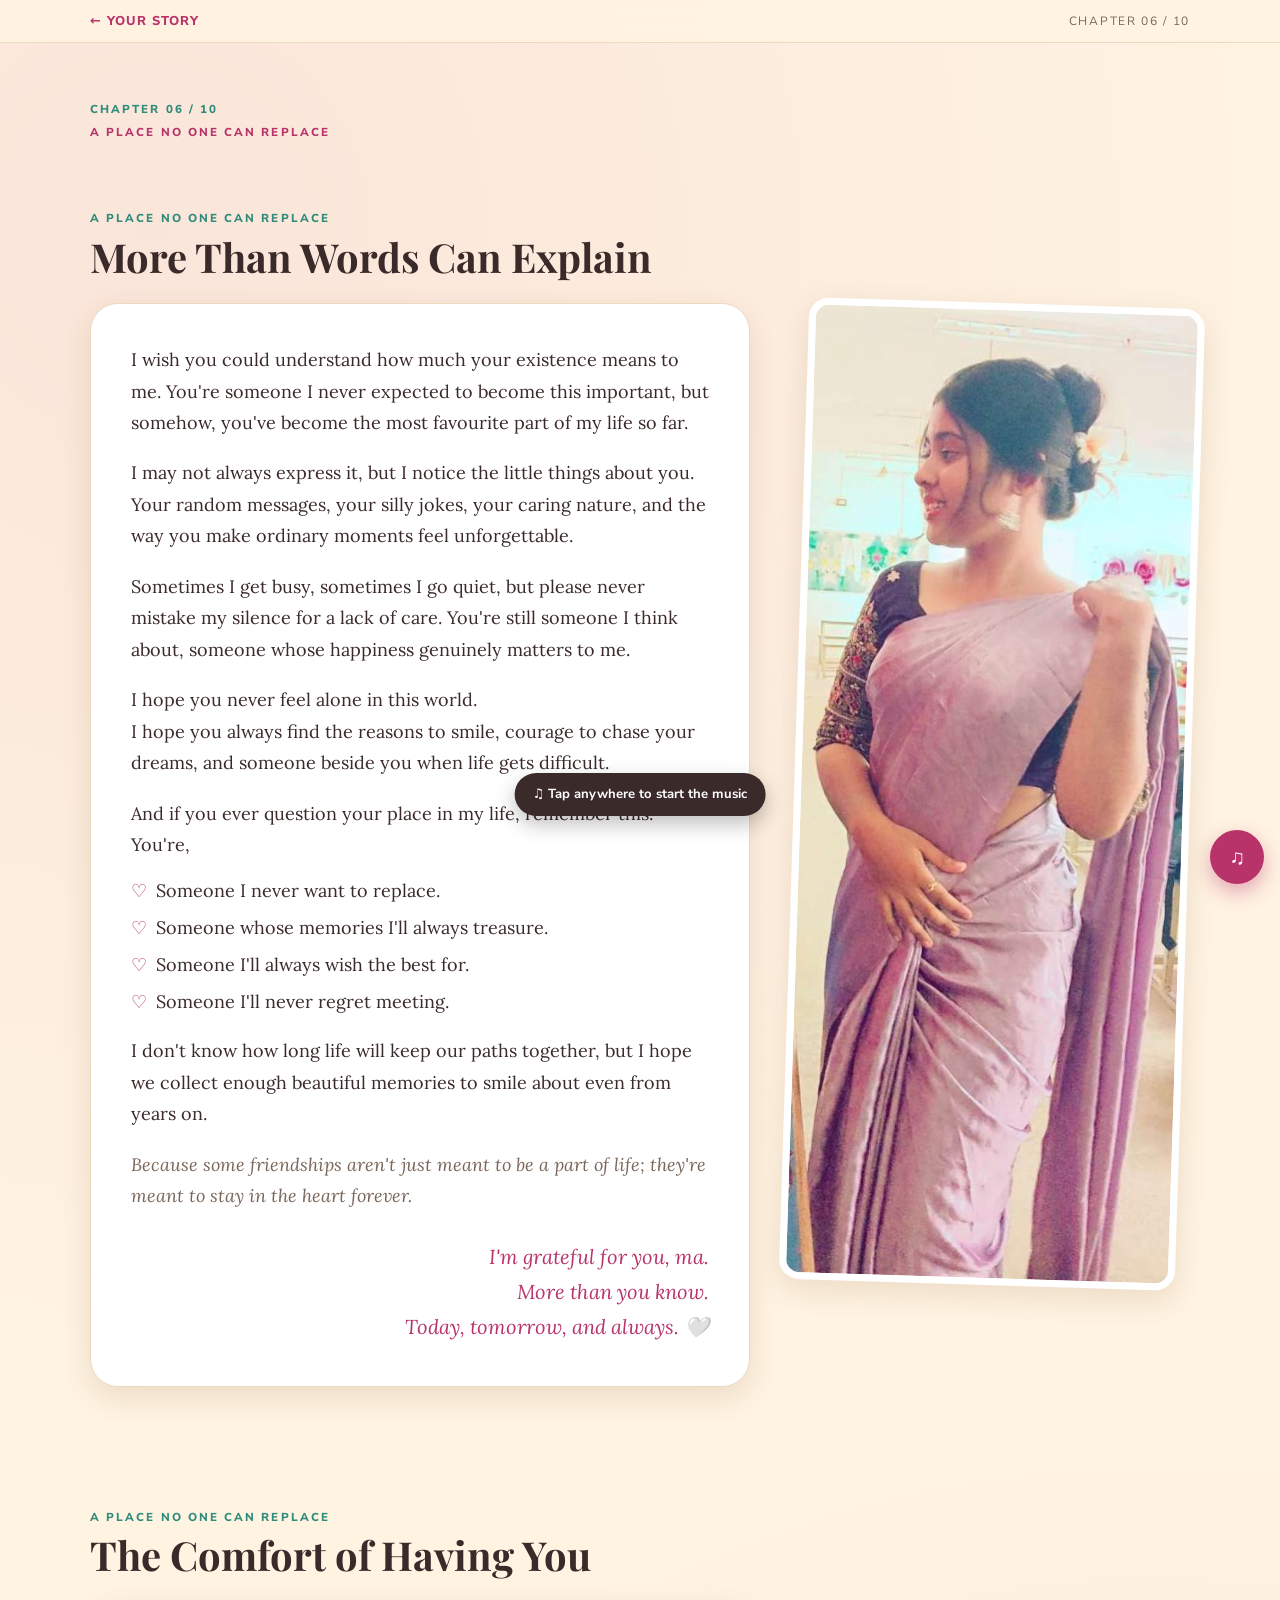
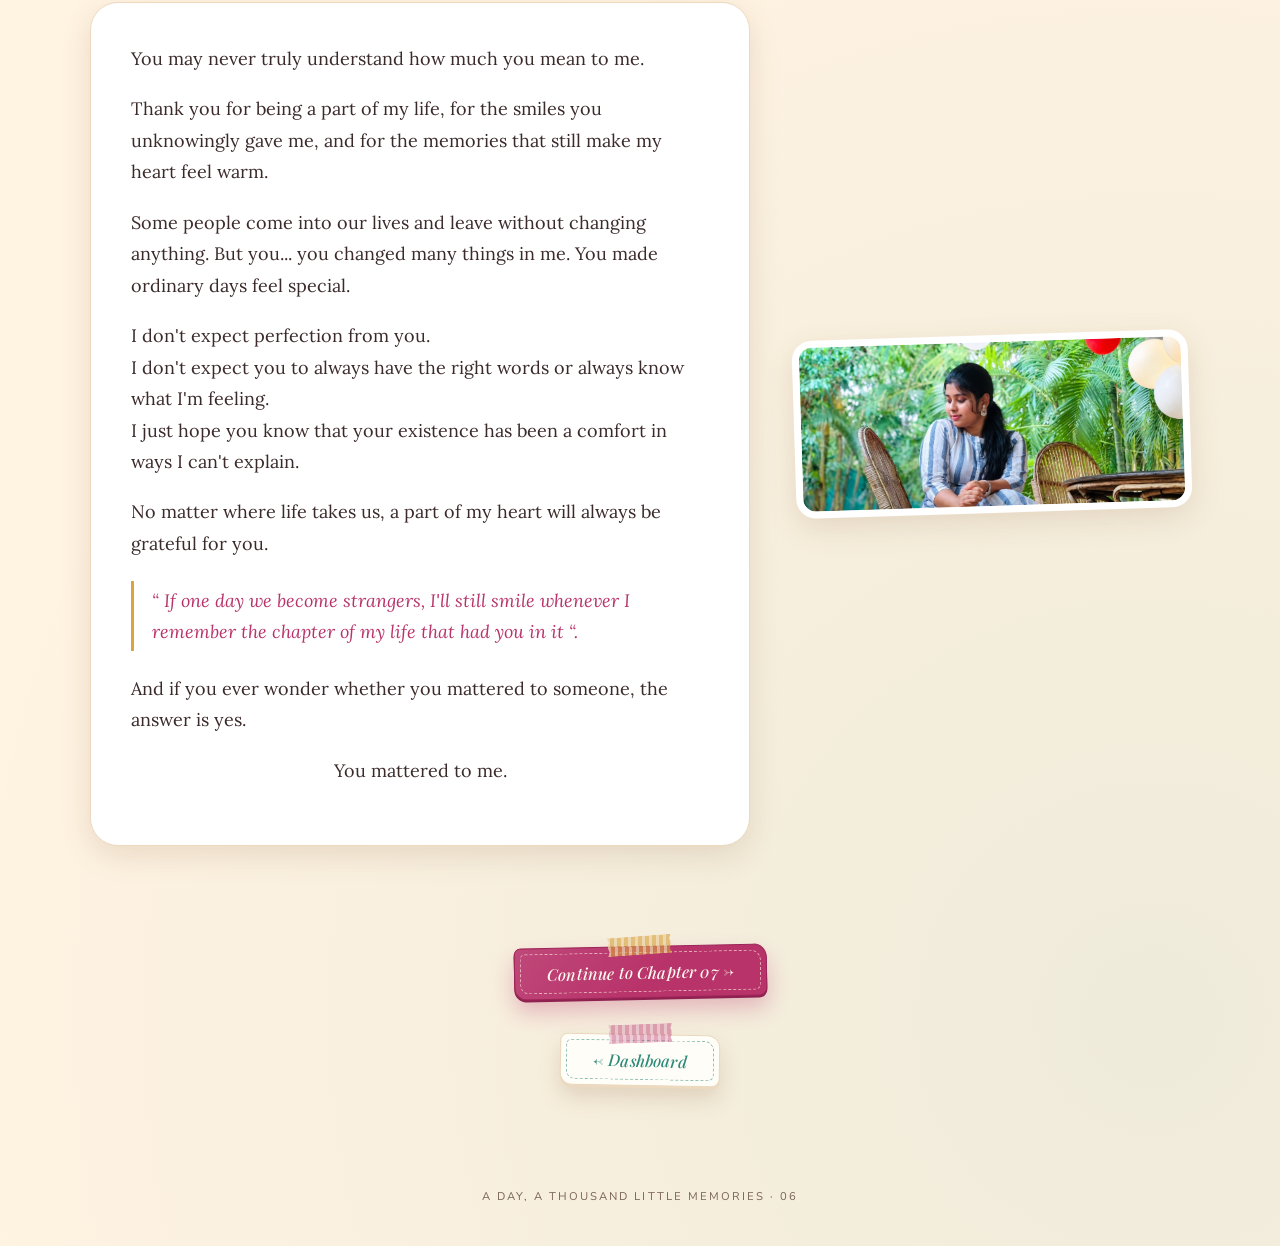
<file: chapter-06.html>
<!DOCTYPE html>
<html lang="en" class="gate">
<head>
<meta charset="utf-8">
<meta name="viewport" content="width=device-width, initial-scale=1, viewport-fit=cover">
<meta name="robots" content="noindex,nofollow">
<meta name="theme-color" content="#fff3e2">
<title>Chapter 06 · A Place No One Can Replace — A Day, A Thousand Little Memories</title>
<link rel="preconnect" href="https://fonts.googleapis.com"><link rel="preconnect" href="https://fonts.gstatic.com" crossorigin><link href="https://fonts.googleapis.com/css2?family=Lora:ital,wght@0,400;0,600;1,400&family=Nunito+Sans:wght@600;800;900&family=Playfair+Display:ital,wght@0,700;1,500&display=swap" rel="stylesheet">
<link rel="stylesheet" href="css/style.css">
</head>
<body data-chapter="6">
<noscript><div class="noscript">Please enable JavaScript to open your story 🤍</div></noscript>
<header class="topbar"><div class="wrap"><a class="home" href="index.html">← YOUR STORY</a>
<span class="where">Chapter 06 / 10</span><div id="read-bar"></div></div></header>
<main id="chapter-6">
<div class="wrap chap-head reveal"><div class="kicker">CHAPTER 06  /  10</div><div class="kicker rose">A PLACE NO ONE CAN REPLACE</div></div>
<section class="slide reveal "><div class="wrap"><div class="kicker sub-k">A PLACE NO ONE CAN REPLACE</div><h2>More Than Words Can Explain</h2><div class="split top"><div class="bubble "><p>I wish you could understand how much your existence means to me. You're someone I never expected to become this important, but somehow, you've become the most favourite part of my life so far.</p>
<p>I may not always express it, but I notice the little things about you. Your random messages, your silly jokes, your caring nature, and the way you make ordinary moments feel unforgettable.</p>
<p>Sometimes I get busy, sometimes I go quiet, but please never mistake my silence for a lack of care. You're still someone I think about, someone whose happiness genuinely matters to me.</p>
<p>I hope you never feel alone in this world. <br> I hope you always find the reasons to smile, courage to chase your dreams, and someone beside you when life gets difficult.</p><p>And if you ever question your place in my life, remember this: You're, </p><ul><li>Someone I never want to replace.</li><li>Someone whose memories I'll always treasure.</li><li>Someone I'll always wish the best for.</li><li>Someone I'll never regret meeting.</li></ul><p>I don't know how long life will keep our paths together, but I hope we collect enough beautiful memories to smile about even from years on.</p><p class="below" style="text-align:left">Because some friendships aren't just meant to be a part of life; they're meant to stay in the heart forever.</p><p class="sign">I'm grateful for you, ma. <br> More than you know. <br> Today, tomorrow, and always. 🤍</p></div><div class="photo-col"><div class="photo natural tilt"><img src="assets/img/img03.jpg" alt="You in a soft pink saree" loading="lazy"></div></div></div></div></section><section class="slide reveal "><div class="wrap"><div class="kicker sub-k">A PLACE NO ONE CAN REPLACE</div><h2>The Comfort of Having You</h2><div class="split"><div class="bubble "><p>You may never truly understand how much you mean to me. </p>
<p>Thank you for being a part of my life, for the smiles you unknowingly gave me, and for the memories that still make my heart feel warm.</p>
<p>Some people come into our lives and leave without changing anything. But you... you changed many things in me. You made ordinary days feel special.</p>
<p>I don't expect perfection from you. <br> I don't expect you to always have the right words or always know what I'm feeling. <br> I just hope you know that your existence has been a comfort in ways I can't explain.</p>
<p>No matter where life takes us, a part of my heart will always be grateful for you. </p><blockquote>“ If one day we become strangers, I'll still smile whenever I remember the chapter of my life that had you in it “.</blockquote><p>And if you ever wonder whether you mattered to someone, the answer is yes. <p style="text-align: center;"> You mattered to me.</p></p></div><div class="photo-col"><div class="photo tilt2"><img src="assets/img/img17.jpg" alt="You seated outdoors, looking away" loading="lazy"></div></div></div></div></section>
<div class="pager reveal"><a id="next-btn" class="btn" data-label="Continue to Chapter 07  →" href="#"><span class="lab">Continue to Chapter 07  →</span></a><div class="cta-row"><a class="btn ghost" href="index.html">← Dashboard</a></div></div>
</main>
<footer>A Day, A Thousand Little Memories · 06</footer>

<div id="vmodal" role="dialog" aria-modal="true" aria-label="Video player"><button class="vclose" type="button" aria-label="Close">×</button><video controls playsinline></video><div class="vcap"></div></div>
<script src="js/config.js"></script>
<script src="js/app.js"></script>
</body>
</html>
</file>
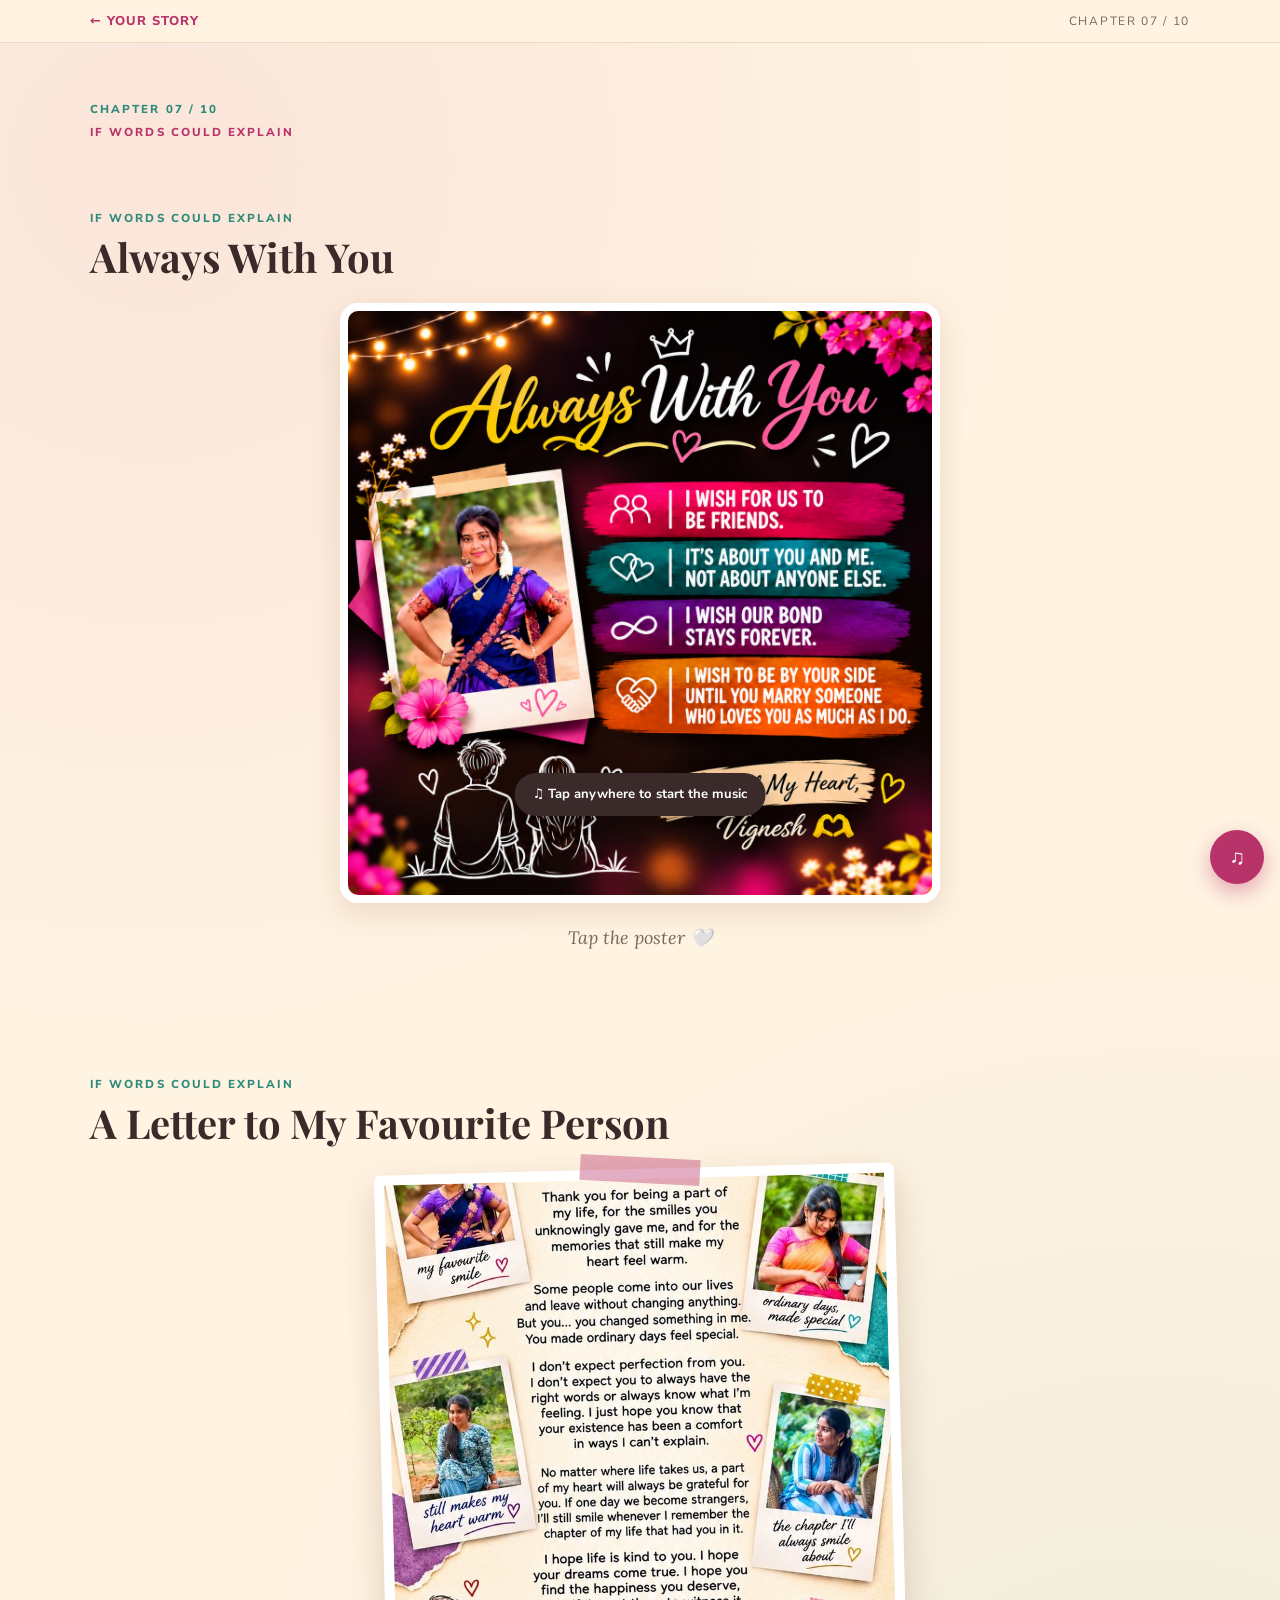
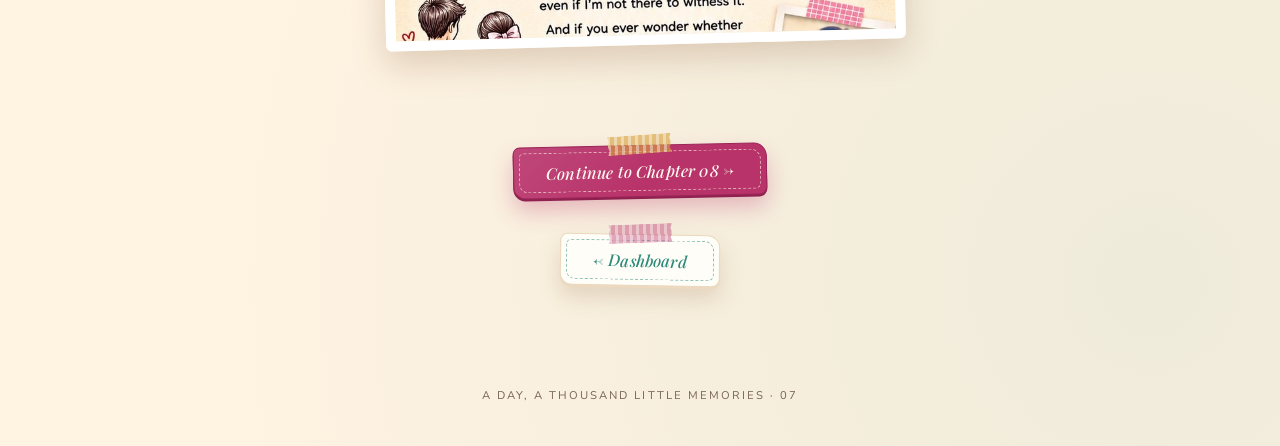
<file: chapter-07.html>
<!DOCTYPE html>
<html lang="en" class="gate">
<head>
<meta charset="utf-8">
<meta name="viewport" content="width=device-width, initial-scale=1, viewport-fit=cover">
<meta name="robots" content="noindex,nofollow">
<meta name="theme-color" content="#fff3e2">
<title>Chapter 07 · If Words Could Explain — A Day, A Thousand Little Memories</title>
<link rel="preconnect" href="https://fonts.googleapis.com"><link rel="preconnect" href="https://fonts.gstatic.com" crossorigin><link href="https://fonts.googleapis.com/css2?family=Lora:ital,wght@0,400;0,600;1,400&family=Nunito+Sans:wght@600;800;900&family=Playfair+Display:ital,wght@0,700;1,500&display=swap" rel="stylesheet">
<link rel="stylesheet" href="css/style.css">
</head>
<body data-chapter="7">
<noscript><div class="noscript">Please enable JavaScript to open your story 🤍</div></noscript>
<header class="topbar"><div class="wrap"><a class="home" href="index.html">← YOUR STORY</a>
<span class="where">Chapter 07 / 10</span><div id="read-bar"></div></div></header>
<main id="chapter-7">
<div class="wrap chap-head reveal"><div class="kicker">CHAPTER 07  /  10</div><div class="kicker rose">IF WORDS COULD EXPLAIN</div></div>
<section class="slide reveal "><div class="wrap"><div class="kicker sub-k">IF WORDS COULD EXPLAIN</div><h2>Always With You</h2><div class="poster heart-burst"><img src="assets/img/img18.jpg" alt="Friendship poster: Always With You — With All My Heart, Vignesh" loading="lazy"></div><p class="below">Tap the poster 🤍</p></div></section><section class="slide reveal "><div class="wrap"><div class="kicker sub-k">IF WORDS COULD EXPLAIN</div><h2>A Letter to My Favourite Person</h2><div class="scrap-img"><img src="assets/img/img19.jpg" alt="Scrapbook letter: 'A Letter to My Favourite Person' with four polaroid photos of you and handwritten captions" loading="lazy"></div></div></section>
<div class="pager reveal"><a id="next-btn" class="btn" data-label="Continue to Chapter 08  →" href="#"><span class="lab">Continue to Chapter 08  →</span></a><div class="cta-row"><a class="btn ghost" href="index.html">← Dashboard</a></div></div>
</main>
<footer>A Day, A Thousand Little Memories · 07</footer>

<div id="vmodal" role="dialog" aria-modal="true" aria-label="Video player"><button class="vclose" type="button" aria-label="Close">×</button><video controls playsinline></video><div class="vcap"></div></div>
<script src="js/config.js"></script>
<script src="js/app.js"></script>
</body>
</html>
</file>
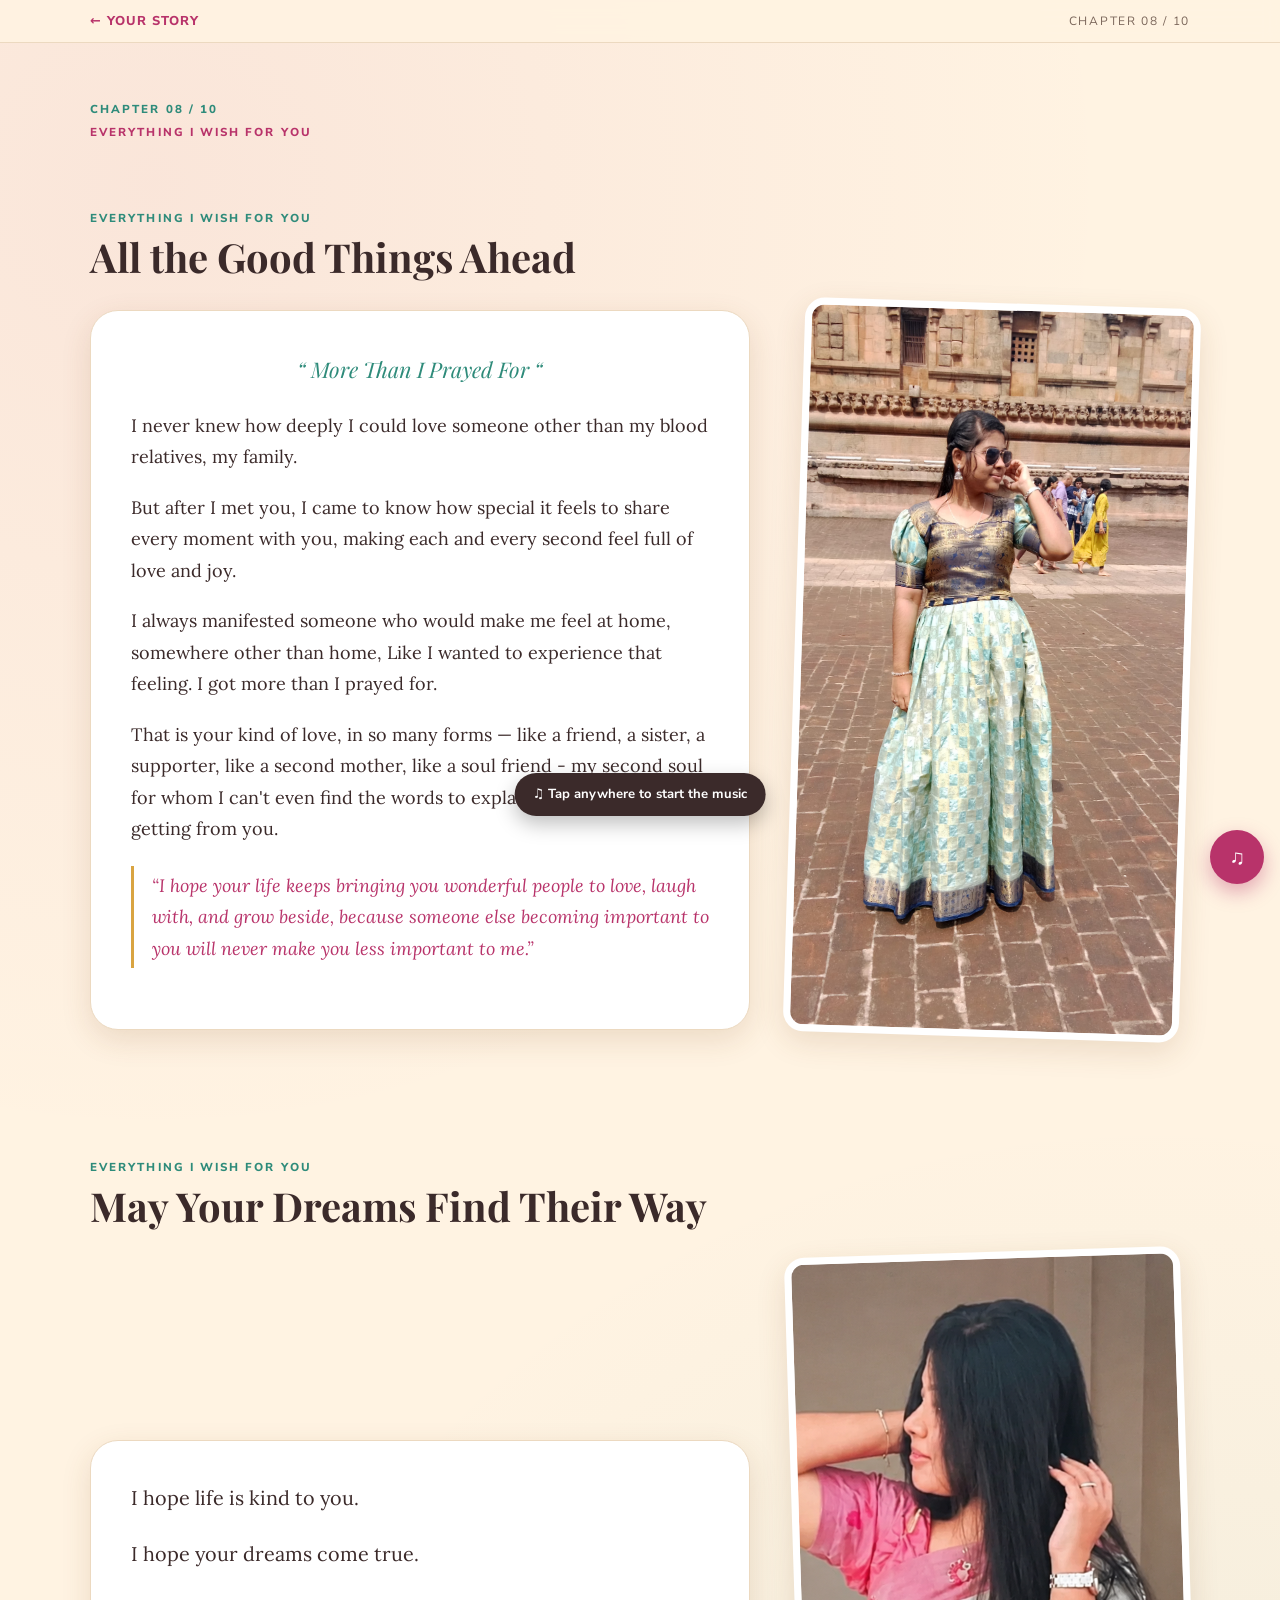
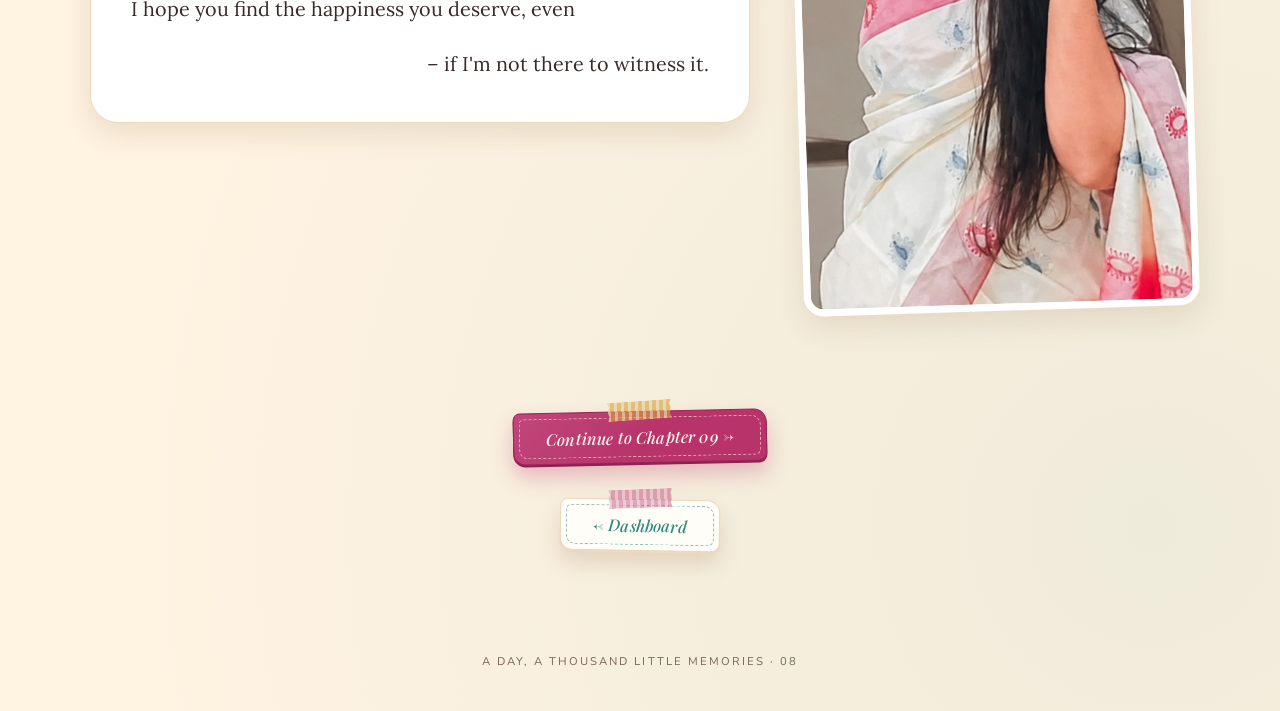
<file: chapter-08.html>
<!DOCTYPE html>
<html lang="en" class="gate">
<head>
<meta charset="utf-8">
<meta name="viewport" content="width=device-width, initial-scale=1, viewport-fit=cover">
<meta name="robots" content="noindex,nofollow">
<meta name="theme-color" content="#fff3e2">
<title>Chapter 08 · Everything I Wish for You — A Day, A Thousand Little Memories</title>
<link rel="preconnect" href="https://fonts.googleapis.com"><link rel="preconnect" href="https://fonts.gstatic.com" crossorigin><link href="https://fonts.googleapis.com/css2?family=Lora:ital,wght@0,400;0,600;1,400&family=Nunito+Sans:wght@600;800;900&family=Playfair+Display:ital,wght@0,700;1,500&display=swap" rel="stylesheet">
<link rel="stylesheet" href="css/style.css">
</head>
<body data-chapter="8">
<noscript><div class="noscript">Please enable JavaScript to open your story 🤍</div></noscript>
<header class="topbar"><div class="wrap"><a class="home" href="index.html">← YOUR STORY</a>
<span class="where">Chapter 08 / 10</span><div id="read-bar"></div></div></header>
<main id="chapter-8">
<div class="wrap chap-head reveal"><div class="kicker">CHAPTER 08  /  10</div><div class="kicker rose">EVERYTHING I WISH FOR YOU</div></div>
<section class="slide reveal "><div class="wrap"><div class="kicker sub-k">EVERYTHING I WISH FOR YOU</div><h2>All the Good Things Ahead</h2><div class="split"><div class="bubble "><div class="heading-quote">“ More Than I Prayed For “</div><p>I never knew how deeply I could love someone other than my blood relatives, my family.</p>
<p>But after I met you, I came to know how special it feels to share every moment with you, making each and every second feel full of love and joy.</p>
<p>I always manifested someone who would make me feel at home, somewhere other than home, Like I wanted to experience that feeling. I got more than I prayed for.</p>
<p>That is your kind of love, in so many forms — like a friend, a sister, a supporter, like a second mother, like a soul friend - my second soul for whom I can't even find the words to explain this feeling that I'm getting from you.</p><blockquote>“I hope your life keeps bringing you wonderful people to love, laugh with, and grow beside, because someone else becoming important to you will never make you less important to me.”</blockquote></div><div class="photo-col"><div class="photo tilt"><img src="assets/img/img20.jpg" alt="You standing in a pale saree by a stone wall" loading="lazy"></div></div></div></div></section><section class="slide reveal "><div class="wrap"><div class="kicker sub-k">EVERYTHING I WISH FOR YOU</div><h2>May Your Dreams Find Their Way</h2><div class="split"><div class="bubble big"><p>I hope life is kind to you.</p><p>I hope your dreams come true.</p><p>I hope you find the happiness you deserve, even</p><p style="text-align:right">– if I'm not there to witness it.</p></div><div class="photo-col"><div class="photo tilt2"><img src="assets/img/img21.jpg" alt="You in a dark top, standing among trees" loading="lazy"></div></div></div></div></section>
<div class="pager reveal"><a id="next-btn" class="btn" data-label="Continue to Chapter 09  →" href="#"><span class="lab">Continue to Chapter 09  →</span></a><div class="cta-row"><a class="btn ghost" href="index.html">← Dashboard</a></div></div>
</main>
<footer>A Day, A Thousand Little Memories · 08</footer>

<div id="vmodal" role="dialog" aria-modal="true" aria-label="Video player"><button class="vclose" type="button" aria-label="Close">×</button><video controls playsinline></video><div class="vcap"></div></div>
<script src="js/config.js"></script>
<script src="js/app.js"></script>
</body>
</html>
</file>
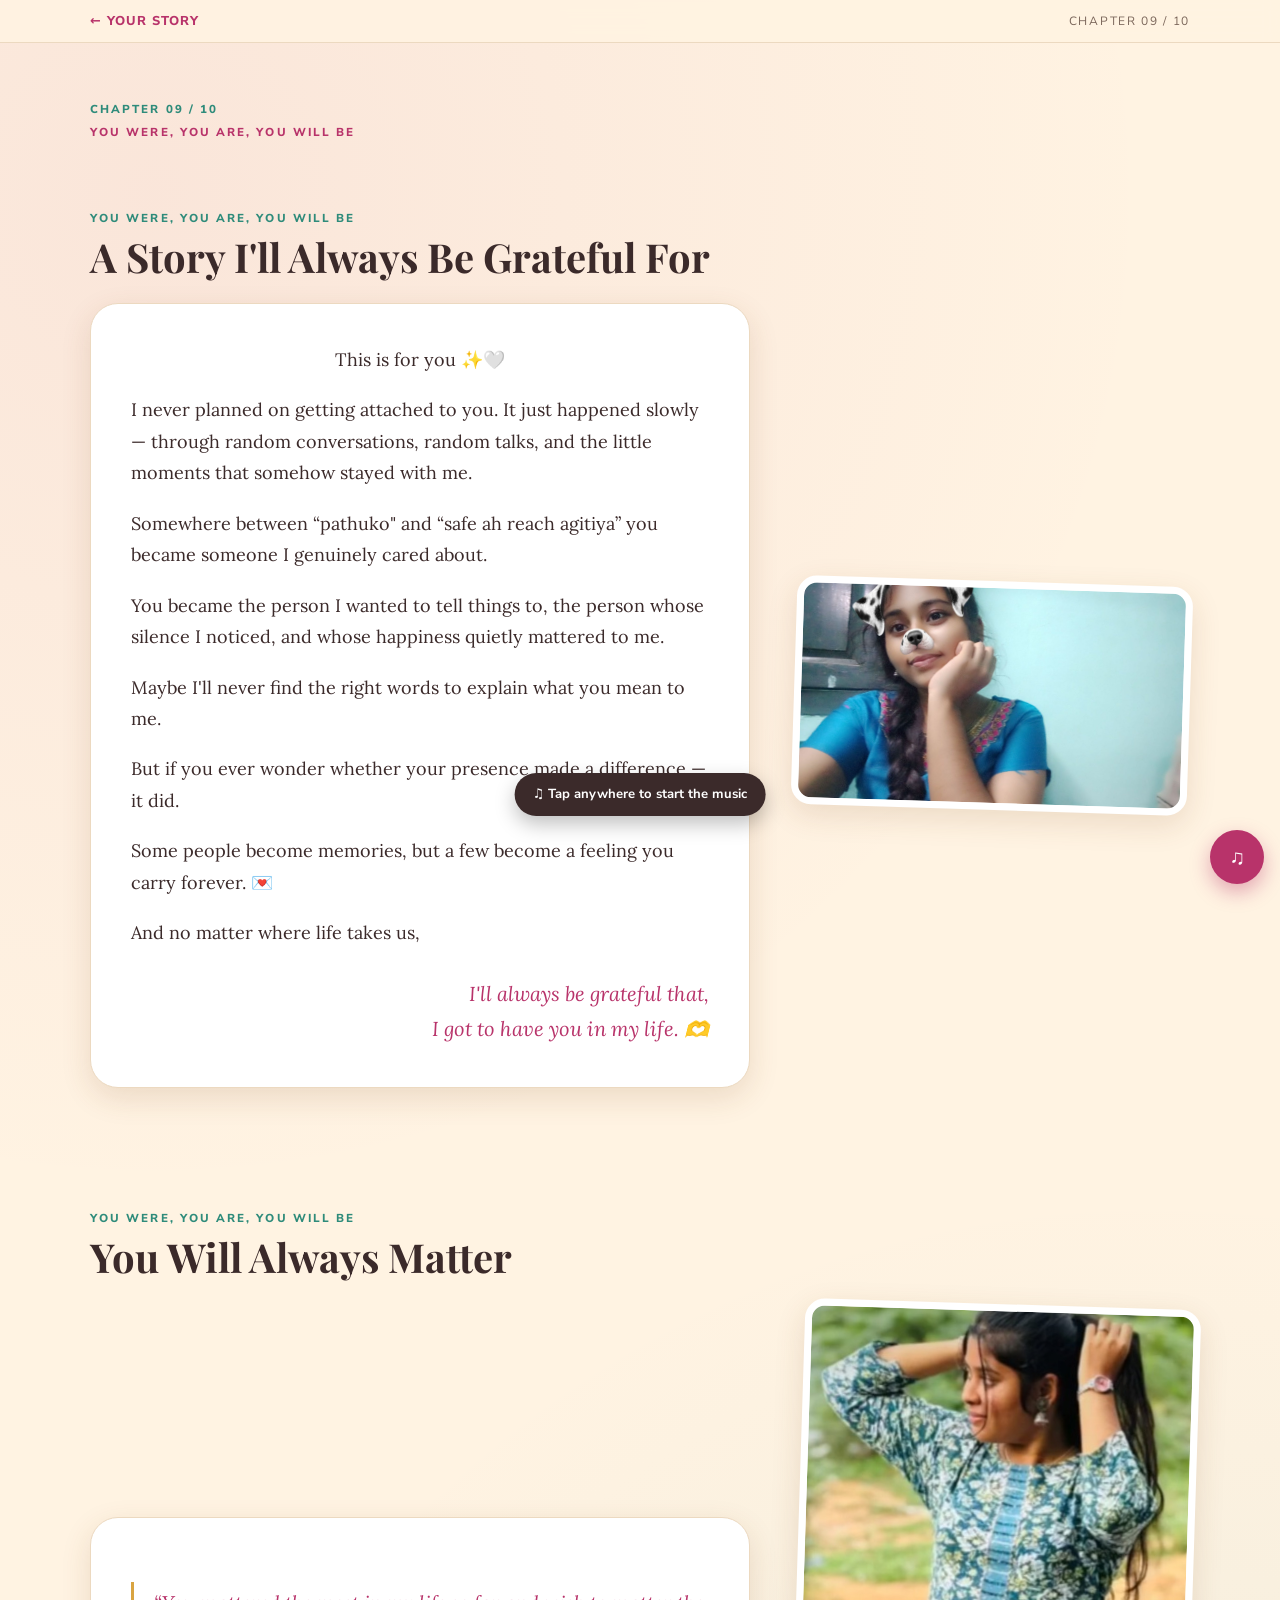
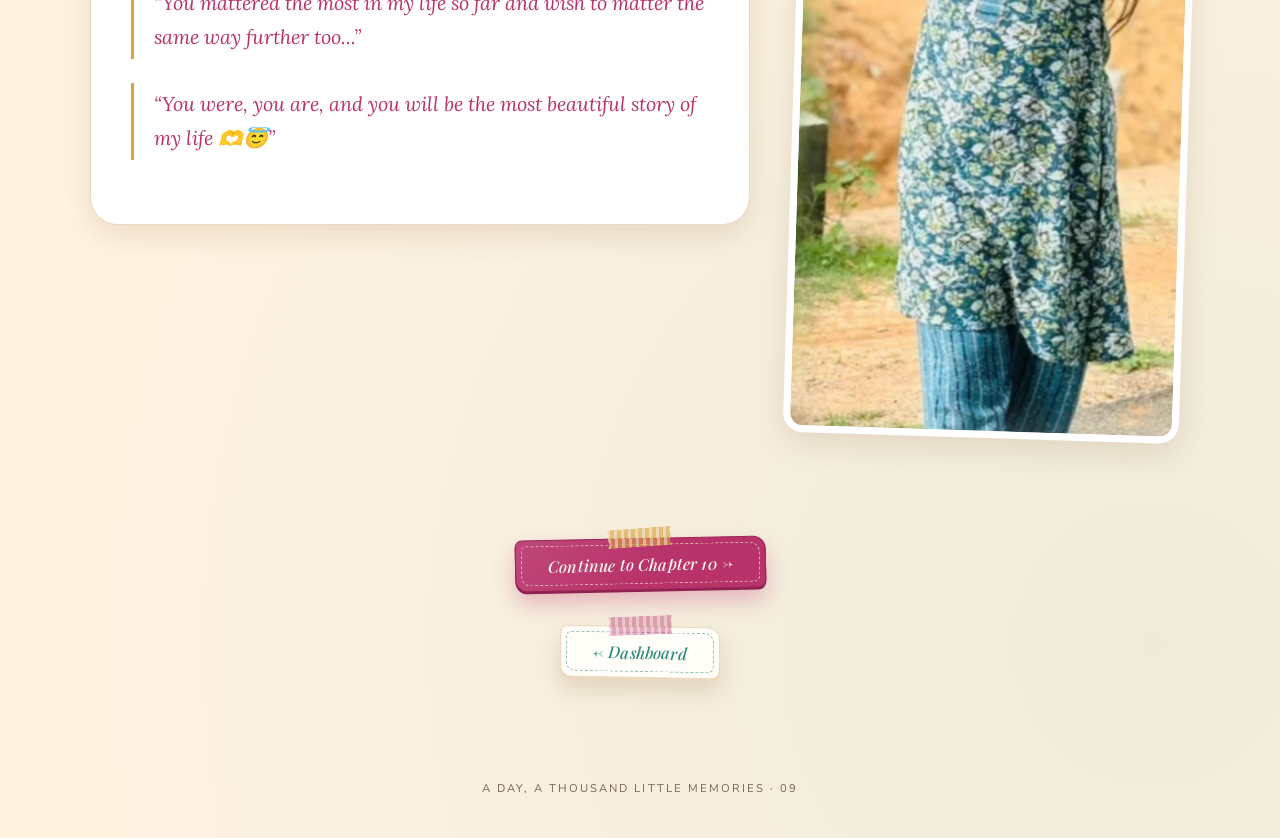
<file: chapter-09.html>
<!DOCTYPE html>
<html lang="en" class="gate">
<head>
<meta charset="utf-8">
<meta name="viewport" content="width=device-width, initial-scale=1, viewport-fit=cover">
<meta name="robots" content="noindex,nofollow">
<meta name="theme-color" content="#fff3e2">
<title>Chapter 09 · You Were, You Are, You Will Be — A Day, A Thousand Little Memories</title>
<link rel="preconnect" href="https://fonts.googleapis.com"><link rel="preconnect" href="https://fonts.gstatic.com" crossorigin><link href="https://fonts.googleapis.com/css2?family=Lora:ital,wght@0,400;0,600;1,400&family=Nunito+Sans:wght@600;800;900&family=Playfair+Display:ital,wght@0,700;1,500&display=swap" rel="stylesheet">
<link rel="stylesheet" href="css/style.css">
</head>
<body data-chapter="9">
<noscript><div class="noscript">Please enable JavaScript to open your story 🤍</div></noscript>
<header class="topbar"><div class="wrap"><a class="home" href="index.html">← YOUR STORY</a>
<span class="where">Chapter 09 / 10</span><div id="read-bar"></div></div></header>
<main id="chapter-9">
<div class="wrap chap-head reveal"><div class="kicker">CHAPTER 09  /  10</div><div class="kicker rose">YOU WERE, YOU ARE, YOU WILL BE</div></div>
<section class="slide reveal "><div class="wrap"><div class="kicker sub-k">YOU WERE, YOU ARE, YOU WILL BE</div><h2>A Story I'll Always Be Grateful For</h2><div class="split"><div class="bubble "><p class="center">This is for you ✨️🤍</p><p>I never planned on getting attached to you. It just happened slowly— through random conversations, random talks, and the little moments that somehow stayed with me.</p>
<p>Somewhere between “pathuko" and “safe ah reach agitiya” you became someone I genuinely cared about.</p>
<p>You became the person I wanted to tell things to, the person whose silence I noticed, and whose happiness quietly mattered to me.</p>
<p>Maybe I'll never find the right words to explain what you mean to me.</p>
<p>But if you ever wonder whether your presence made a difference — it did.</p>
<p>Some people become memories, but a few become a feeling you carry forever. 💌</p>
<p>And no matter where life takes us, </p><p class="sign">I'll always be grateful that, <br> I got to have you in my life. 🫶</p></div><div class="photo-col"><div class="photo tilt"><img src="assets/img/img22.jpg" alt="You in a blue top, resting your chin on your hand" loading="lazy"></div></div></div></div></section><section class="slide reveal "><div class="wrap"><div class="kicker sub-k">YOU WERE, YOU ARE, YOU WILL BE</div><h2>You Will Always Matter</h2><div class="split"><div class="bubble big"><p class="quote">“You mattered the most in my life so far and wish to matter the same way further too...”</p><p class="quote">“You were, you are, and you will be the most beautiful story of my life 🫶😇”</p></div><div class="photo-col"><div class="photo tilt"><img src="assets/img/img23.jpg" alt="You in a bright pink saree" loading="lazy"></div></div></div></div></section>
<div class="pager reveal"><a id="next-btn" class="btn" data-label="Continue to Chapter 10  →" href="#"><span class="lab">Continue to Chapter 10  →</span></a><div class="cta-row"><a class="btn ghost" href="index.html">← Dashboard</a></div></div>
</main>
<footer>A Day, A Thousand Little Memories · 09</footer>

<div id="vmodal" role="dialog" aria-modal="true" aria-label="Video player"><button class="vclose" type="button" aria-label="Close">×</button><video controls playsinline></video><div class="vcap"></div></div>
<script src="js/config.js"></script>
<script src="js/app.js"></script>
</body>
</html>
</file>
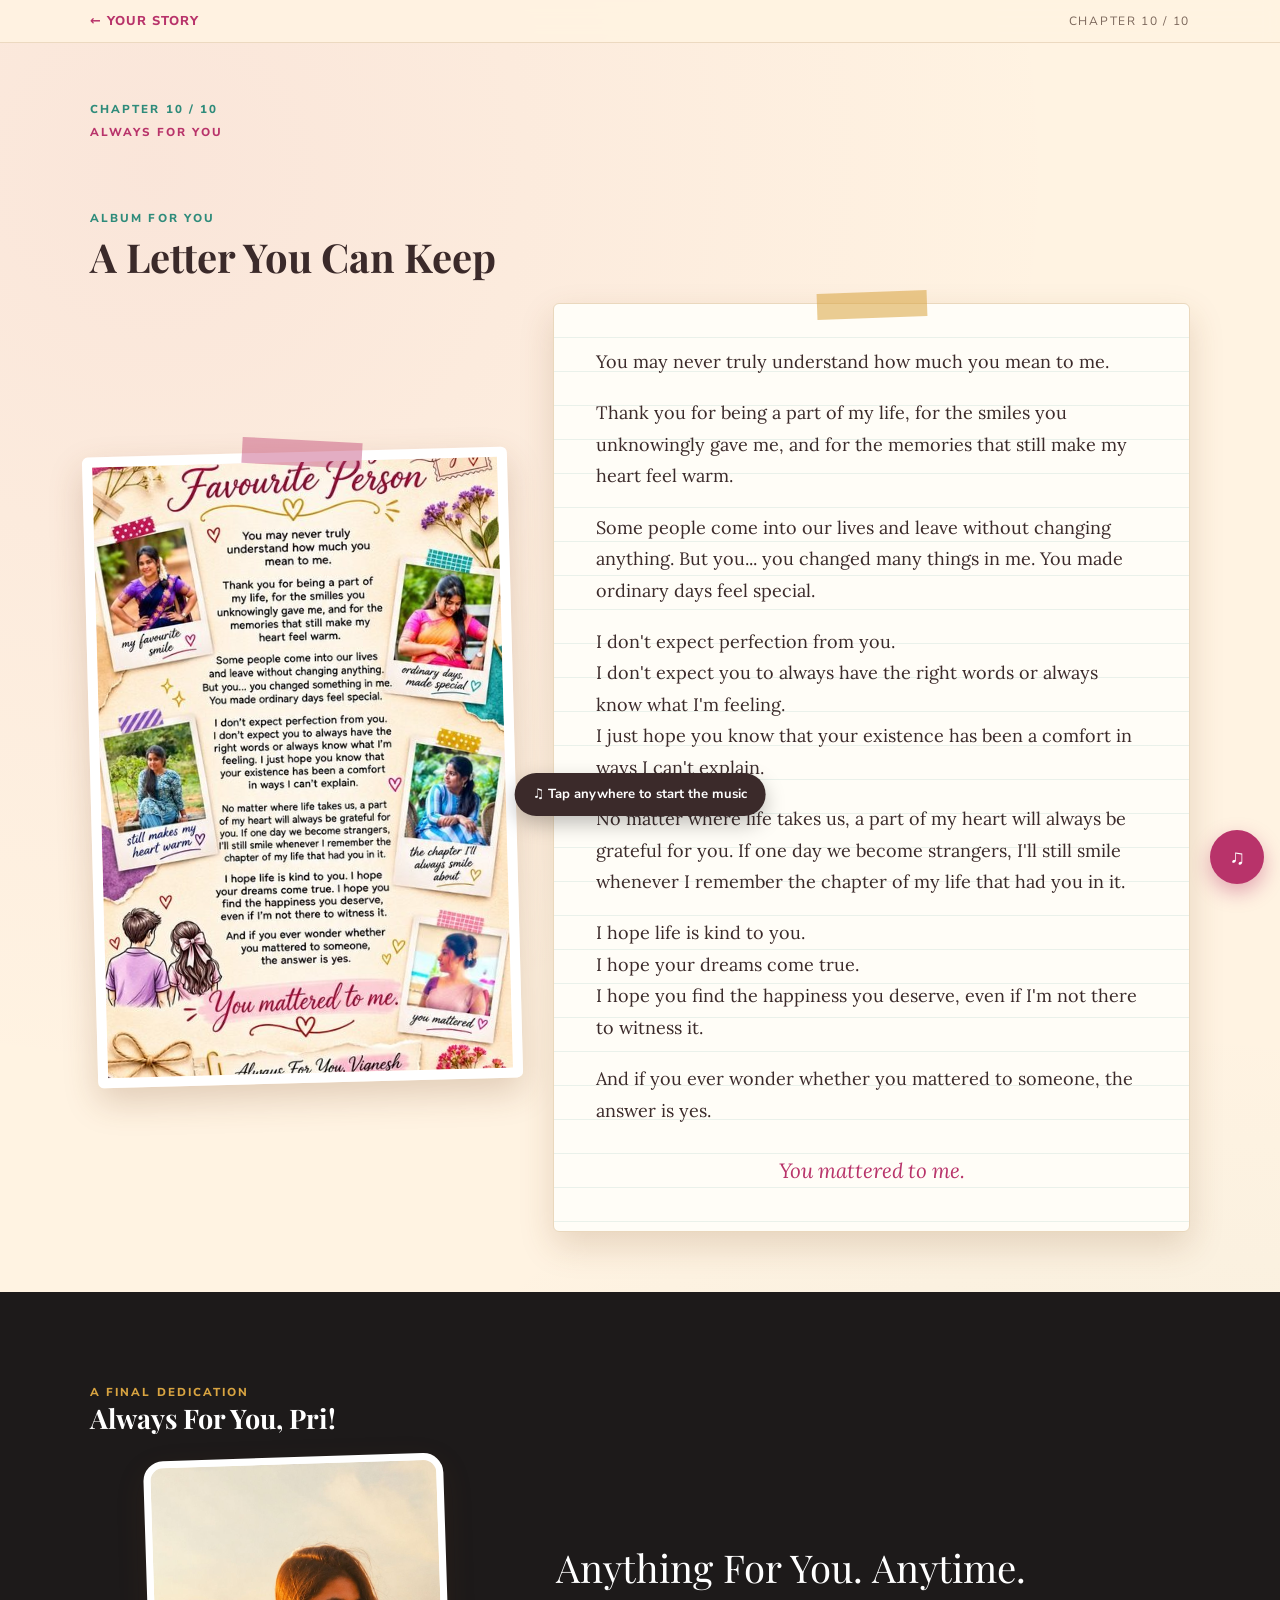
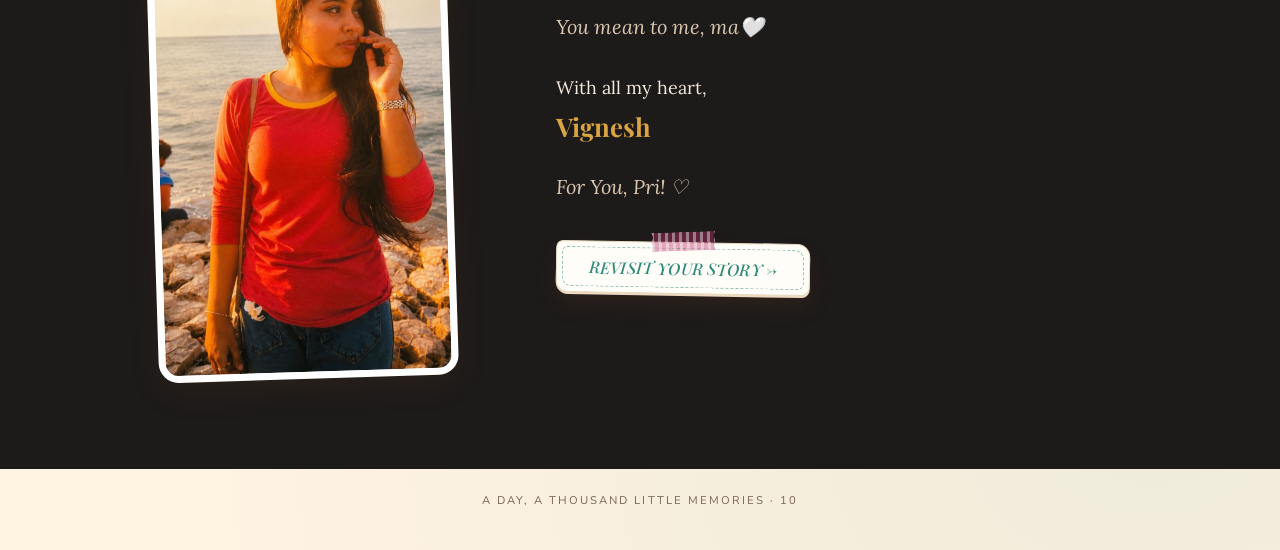
<file: chapter-10.html>
<!DOCTYPE html>
<html lang="en" class="gate">
<head>
<meta charset="utf-8">
<meta name="viewport" content="width=device-width, initial-scale=1, viewport-fit=cover">
<meta name="robots" content="noindex,nofollow">
<meta name="theme-color" content="#fff3e2">
<title>Chapter 10 · Always For You — A Day, A Thousand Little Memories</title>
<link rel="preconnect" href="https://fonts.googleapis.com"><link rel="preconnect" href="https://fonts.gstatic.com" crossorigin><link href="https://fonts.googleapis.com/css2?family=Lora:ital,wght@0,400;0,600;1,400&family=Nunito+Sans:wght@600;800;900&family=Playfair+Display:ital,wght@0,700;1,500&display=swap" rel="stylesheet">
<link rel="stylesheet" href="css/style.css">
</head>
<body data-chapter="10">
<noscript><div class="noscript">Please enable JavaScript to open your story 🤍</div></noscript>
<header class="topbar"><div class="wrap"><a class="home" href="index.html">← YOUR STORY</a>
<span class="where">Chapter 10 / 10</span><div id="read-bar"></div></div></header>
<main id="chapter-10">
<div class="wrap chap-head reveal"><div class="kicker">CHAPTER 10  /  10</div><div class="kicker rose">ALWAYS FOR YOU</div></div>
<section class="slide reveal "><div class="wrap"><div class="kicker sub-k">ALBUM FOR YOU</div><h2>A Letter You Can Keep</h2><div class="scrap"><div class="scrap-img heart-burst"><img src="assets/img/img24.jpg" alt="Scrapbook cover: Favourite Person, with polaroid photos of you" loading="lazy"></div><div class="paper"><p>You may never truly understand how much you mean to me.</p>
<p>Thank you for being a part of my life, for the smiles you unknowingly gave me, and for the memories that still make my heart feel warm.</p>
<p>Some people come into our lives and leave without changing anything. But you... you changed many things in me. You made ordinary days feel special.</p>
<p>I don't expect perfection from you. <br> I don't expect you to always have the right words or always know what I'm feeling. <br> I just hope you know that your existence has been a comfort in ways I can't explain.</p>
<p>No matter where life takes us, a part of my heart will always be grateful for you. If one day we become strangers, I'll still smile whenever I remember the chapter of my life that had you in it.</p>
<p>I hope life is kind to you. <br> I hope your dreams come true. <br> I hope you find the happiness you deserve, even if I'm not there to witness it.</p>
<p>And if you ever wonder whether you mattered to someone, the answer is yes.</p><p class="sign" style="text-align: center;">You mattered to me.</p></div></div></div></section><section class="final reveal"><div class="wrap"><div class="kicker" style="color:var(--gold)">A FINAL DEDICATION</div>
<h2>Always For You, Pri!</h2>
<div class="split"><div class="photo-col narrow"><div class="photo natural tilt2"><img src="assets/img/img25.jpg" alt="You in a green-and-white outfit in front of a stone temple" loading="lazy"></div></div>
<div><div class="big">Anything For You. Anytime.</div><div class="it">You mean to me, ma🤍</div>
<p>With all my heart,</p><p class="name">Vignesh</p><p class="it" style="margin-top:1em">For You, Pri!  ♡</p>
<div class="cta-row" style="justify-content:flex-start"><a class="btn ghost" href="index.html">REVISIT YOUR STORY  →</a></div></div></div></div></section>

</main>
<footer>A Day, A Thousand Little Memories · 10</footer>

<div id="vmodal" role="dialog" aria-modal="true" aria-label="Video player"><button class="vclose" type="button" aria-label="Close">×</button><video controls playsinline></video><div class="vcap"></div></div>
<script src="js/config.js"></script>
<script src="js/app.js"></script>
</body>
</html>
</file>
<file: css/style.css>
/* ============================================================
   A Day, A Thousand Little Memories — stylesheet
   Cream paper · rose + teal accents · serif storytelling
   ============================================================ */
:root{
  --cream:#fff3e2; --paper:#fffaf3; --card:#ffffff;
  --ink:#3b2a2a; --muted:#7a6559; --line:#ecd9c0;
  --rose:#b8336a; --teal:#2e8b7a; --gold:#d9a441;
  --dark:#1d1a1a; --dark2:#2a2525;
  --serif:"Playfair Display",Georgia,"Times New Roman",serif;
  --body:"Lora",Georgia,"Times New Roman",serif;
  --ui:"Nunito Sans","Segoe UI",system-ui,-apple-system,Roboto,Arial,sans-serif;
  --r:22px; --shadow:0 10px 30px rgba(120,70,30,.14);
}
*{box-sizing:border-box;margin:0;padding:0}
html{scroll-behavior:smooth;-webkit-text-size-adjust:100%}
html.gate body{visibility:hidden}          /* hidden until the time-check passes */
body{background:var(--cream);color:var(--ink);font-family:var(--body);line-height:1.75;
  font-size:clamp(16px,1.6vw,18px);min-height:100vh;overflow-x:hidden;
  background-image:radial-gradient(circle at 12% 8%,rgba(184,51,106,.07),transparent 40%),
                   radial-gradient(circle at 90% 92%,rgba(46,139,122,.08),transparent 42%)}
body.noscroll{overflow:hidden}
img,video{max-width:100%;display:block}
a{color:inherit}
.wrap{width:min(1100px,92vw);margin:0 auto}
.kicker{font-family:var(--ui);font-weight:800;letter-spacing:.18em;font-size:.72rem;text-transform:uppercase;color:var(--teal)}
.kicker.rose{color:var(--rose)}
h1,h2,h3{font-family:var(--serif);line-height:1.2;font-weight:700}

/* ---------- top bar ---------- */
.topbar{position:sticky;top:0;z-index:30;background:rgba(255,243,226,.9);backdrop-filter:blur(8px);
  border-bottom:1px solid var(--line)}
.topbar .wrap{display:flex;align-items:center;justify-content:space-between;gap:12px;padding:10px 0}
.topbar a.home{font-family:var(--ui);font-weight:800;font-size:.8rem;letter-spacing:.08em;text-decoration:none;color:var(--rose)}
.topbar .where{font-family:var(--ui);font-size:.75rem;letter-spacing:.14em;color:var(--muted);text-transform:uppercase}
#read-bar{position:absolute;left:0;bottom:-1px;height:3px;width:0;background:linear-gradient(90deg,var(--rose),var(--gold))}

/* ---------- hero / cover ---------- */
.hero{padding:clamp(28px,6vw,70px) 0 clamp(20px,4vw,40px)}
.hero-card{display:grid;grid-template-columns:1.1fr .9fr;gap:clamp(18px,4vw,48px);align-items:center;
  background:var(--paper);border:1px solid var(--line);border-radius:34px;padding:clamp(22px,4vw,52px);box-shadow:var(--shadow)}
.hero h1{font-size:clamp(2rem,5.4vw,3.6rem);margin:.5rem 0 1rem}
.hero .sub{font-style:italic;color:var(--teal);font-size:1.05rem}
.hero .date{margin-top:1.2rem;color:var(--muted)}
.hero .with{margin-top:1rem;font-style:italic;color:var(--rose);font-size:1.15rem}
.hero .frame{border-radius:18px;overflow:hidden;box-shadow:var(--shadow);transform:rotate(1.6deg);border:8px solid #fff}
.hero .frame img{width:100%;height:auto}
.hero .tag{margin-top:1.2rem;font-family:var(--ui);font-weight:800;letter-spacing:.2em;font-size:.68rem;color:var(--ink)}

/* ---------- dashboard ---------- */
.dash{padding:clamp(20px,4vw,40px) 0 60px}
.dash h2{font-size:clamp(1.7rem,4vw,2.5rem);margin:.4rem 0 .3rem}
.dash .lead{font-family:var(--ui);font-weight:700;font-size:.74rem;letter-spacing:.12em;color:var(--muted);text-transform:uppercase}
.meter{margin:22px 0 8px;display:flex;align-items:center;gap:14px;flex-wrap:wrap}
.bar{flex:1 1 220px;height:10px;border-radius:99px;background:#f0e0c9;overflow:hidden}
#progress-fill{height:100%;width:0;background:linear-gradient(90deg,var(--teal),var(--rose));border-radius:99px;transition:width .8s}
#progress-text,#next-up{font-family:var(--ui);font-size:.82rem;font-weight:700;color:var(--muted)}
#next-up{margin-bottom:18px}
#next-up[data-preview]::after{content:" · " attr(data-preview);color:var(--rose)}
.grid{display:grid;grid-template-columns:repeat(2,1fr);gap:16px}
.chap-card{position:relative;display:grid;grid-template-columns:auto 1fr auto;gap:6px 16px;align-items:center;
  text-decoration:none;background:var(--card);border:1px solid var(--line);border-radius:var(--r);
  padding:18px 20px;box-shadow:0 4px 14px rgba(120,70,30,.08);transition:transform .25s,box-shadow .25s,background .3s}
.chap-card .num{font-family:var(--serif);font-size:1.6rem;font-weight:700;color:var(--rose);grid-row:1/3}
.chap-card h3{font-size:1.08rem;grid-column:2}
.chap-card .cd{grid-column:2;grid-row:2;font-family:var(--ui);font-size:.76rem;color:var(--muted);letter-spacing:.04em}
.chap-card .badge{grid-column:3;grid-row:1/3;font-family:var(--ui);font-weight:900;font-size:.66rem;letter-spacing:.14em;
  padding:6px 12px;border-radius:99px}
.chap-card.open{background:linear-gradient(135deg,#eaf7f2,#fff);border-color:#b7dccf;cursor:pointer}
.chap-card.open .badge{background:var(--teal);color:#fff}
.chap-card.open:hover{transform:translateY(-3px);box-shadow:var(--shadow)}
.chap-card.locked{background:#f7efe3;cursor:not-allowed}
.chap-card.locked h3,.chap-card.locked .num{opacity:.55}
.chap-card.locked .badge{background:#e8d8c3;color:var(--muted)}
.chap-card.locked .badge::before{content:"🔒 "}
.chap-card.just-opened{animation:pop .9s}
.chap-card.shake{animation:shake .45s}
@keyframes pop{0%{transform:scale(.96)}50%{transform:scale(1.04);box-shadow:0 0 0 8px rgba(46,139,122,.2)}100%{transform:scale(1)}}
@keyframes shake{25%{transform:translateX(-6px)}50%{transform:translateX(6px)}75%{transform:translateX(-4px)}}
.dash .note{margin-top:26px;text-align:center;font-style:italic;color:var(--muted);font-size:.9rem}
#toast{position:fixed;left:50%;bottom:26px;transform:translate(-50%,30px);opacity:0;pointer-events:none;z-index:60;
  background:var(--ink);color:#fff;font-family:var(--ui);font-size:.88rem;padding:12px 20px;border-radius:99px;
  max-width:92vw;text-align:center;transition:.35s}
#toast.show{opacity:1;transform:translate(-50%,0)}

/* ---------- chapter slides ---------- */
.chap-head{padding:clamp(24px,5vw,56px) 0 6px}
.chap-head .kicker+.kicker{margin-top:2px}
.slide{padding:clamp(26px,5vw,60px) 0;position:relative}
.slide>.wrap>h2{font-size:clamp(1.6rem,4.2vw,2.5rem);margin:.3rem 0 1.4rem}
.slide .sub-k{margin-bottom:2px}
.split{display:grid;grid-template-columns:1.25fr .75fr;gap:clamp(18px,3.5vw,44px);align-items:center}
.split.rev{grid-template-columns:.75fr 1.25fr}
.split.top{align-items:start}
.bubble{background:#fff;border:1px solid var(--line);border-radius:28px;padding:clamp(20px,3.4vw,40px);box-shadow:var(--shadow)}
.bubble p+p{margin-top:1.05em}
.bubble.big p{font-size:1.1em}
.bubble .part{display:block;font-family:var(--ui);font-weight:800;font-size:.66rem;letter-spacing:.2em;color:var(--rose);margin-bottom:.15rem}
.bubble .part:not(:first-child){margin-top:1.3em}
.bubble blockquote,.quote{font-style:italic;color:var(--rose);border-left:3px solid var(--gold);padding:.2em 0 .2em 1em;margin:1.2em 0}
.bubble ul{list-style:none;margin:.8em 0 1em}
.bubble li{padding-left:1.4em;position:relative;margin:.3em 0}
.bubble li::before{content:"♡";position:absolute;left:0;color:var(--rose)}
.bubble .center{text-align:center}
.bubble .spark{text-align:center;font-size:1.4rem;margin-top:.4em}
.bubble .heading-quote{font-family:var(--serif);font-style:italic;text-align:center;color:var(--teal);font-size:1.2em;margin-bottom:1em}
.bubble .sign{margin-top:1.4em;font-style:italic;text-align:right;color:var(--rose);font-size:1.12em}
.photo{border-radius:20px;overflow:hidden;box-shadow:var(--shadow);border:7px solid #fff;background:#fff}
.photo img{width:100%;height:auto;max-height:80vh;object-fit:cover}
.photo.natural img{object-fit:contain;max-height:none}
.photo.tilt{transform:rotate(1.8deg)} .photo.tilt2{transform:rotate(-1.8deg)}
.photo-col{max-width:420px;width:100%;margin:0 auto}
.photo-col.narrow{max-width:300px}
.below{margin-top:1.2rem;text-align:center;font-style:italic;color:var(--muted)}
.below p+p{margin-top:.4em}
.trio{display:grid;grid-template-columns:repeat(3,1fr) 1.05fr;gap:16px;align-items:center}
.note-card{background:#fff;border:1px solid var(--line);border-radius:20px;padding:20px;font-style:italic;text-align:center;box-shadow:var(--shadow)}

/* dark slides */
.slide.dark{background:var(--dark);color:#f4e9dc}
.slide.dark .kicker{color:var(--gold)}
.slide.dark h2{color:#fff}
.slide.dark .bubble{background:var(--dark2);border-color:#3b3333;box-shadow:none;color:#f4e9dc}
.slide.dark .bubble .part,.slide.dark .bubble blockquote{color:var(--gold)}
.slide.dark .below,.slide.dark .click-hint{color:#d8c8b6}
.click-hint{font-family:var(--ui);font-weight:800;text-align:center;margin-top:16px;letter-spacing:.04em}

/* video tiles */
.videos{display:grid;gap:clamp(14px,3vw,30px);grid-template-columns:repeat(auto-fit,minmax(180px,1fr));justify-items:center}
.vtile{position:relative;border:0;background:#000;border-radius:18px;overflow:hidden;cursor:pointer;width:100%;max-width:320px;
  aspect-ratio:9/16;box-shadow:0 12px 30px rgba(0,0,0,.35);transition:transform .25s}
.vtile.sq{aspect-ratio:1/1;max-width:560px}
.vtile:hover{transform:scale(1.025)}
.vtile img{width:100%;height:100%;object-fit:cover}
.vtile .play{position:absolute;inset:0;display:grid;place-items:center;background:linear-gradient(transparent 50%,rgba(0,0,0,.55))}
.vtile .play span{width:64px;height:64px;border-radius:50%;background:rgba(255,255,255,.92);color:var(--rose);display:grid;place-items:center;font-size:1.5rem;padding-left:5px}
.vtile .vt{position:absolute;left:0;right:0;bottom:10px;font-family:var(--ui);font-weight:800;font-size:.7rem;letter-spacing:.12em;color:#fff;text-transform:uppercase}
.poster-wrap{display:grid;grid-template-columns:1fr 1fr;gap:clamp(16px,3vw,36px);align-items:center}

/* scrapbook letter */
.scrap{display:grid;grid-template-columns:.8fr 1.2fr;gap:clamp(18px,3vw,40px);align-items:center}
.scrap .paper{background:#fffdf7;border:1px solid #ead8bd;border-radius:6px;padding:clamp(22px,3.4vw,42px);
  box-shadow:0 14px 34px rgba(120,70,30,.18);position:relative;background-image:repeating-linear-gradient(transparent 0 33px,rgba(46,139,122,.1) 33px 34px)}
.scrap .paper::before{content:"";position:absolute;top:-12px;left:50%;width:110px;height:26px;transform:translateX(-50%) rotate(-2deg);background:rgba(217,164,65,.55)}
.scrap .paper p+p{margin-top:1.1em}
.scrap .paper .sign{font-style:italic;text-align:right;color:var(--rose);font-size:1.15em;margin-top:1.3em}
.scrap-img{position:relative;margin:0 auto;max-width:520px}
.scrap-img img{border-radius:6px;border:10px solid #fff;box-shadow:0 14px 34px rgba(120,70,30,.22);transform:rotate(-1.5deg)}
.scrap-img::before{content:"";position:absolute;z-index:2;top:-12px;left:50%;width:120px;height:26px;transform:translateX(-50%) rotate(3deg);background:rgba(184,51,106,.4)}
.poster{max-width:600px;margin:0 auto}
.poster img{border-radius:18px;border:8px solid #fff;box-shadow:var(--shadow);width:100%;height:auto}

/* buttons / nav */
.cta-row{display:flex;gap:12px;flex-wrap:wrap;justify-content:center;margin:26px 0 8px}
/* scrapbook paper-tag buttons: stitched paper label + a strip of washi tape */
.btn{--paper:#fffdf7;--ink-b:var(--rose);--stitch:rgba(184,51,106,.5);--tape:rgba(217,164,65,.62);
  position:relative;display:inline-flex;align-items:center;justify-content:center;gap:10px;margin-top:10px;
  font-family:var(--serif);font-style:italic;font-weight:500;font-size:1.02rem;letter-spacing:.01em;line-height:1.25;
  text-decoration:none;text-align:center;padding:15px 32px;cursor:pointer;
  color:var(--ink-b);background:var(--paper);border:1px solid #ead8bd;border-radius:7px 13px 8px 12px;
  box-shadow:0 2px 0 #ecd9c0,0 12px 22px rgba(120,70,30,.17);transform:rotate(-1.2deg);
  transition:transform .25s cubic-bezier(.3,1.4,.5,1),box-shadow .25s}
.btn::before{content:"";position:absolute;inset:5px;border:1.5px dashed var(--stitch);border-radius:5px 10px 6px 9px;pointer-events:none}
.btn::after{content:"";position:absolute;top:-11px;left:50%;width:64px;height:19px;pointer-events:none;
  transform:translateX(-50%) rotate(-3deg);background:var(--tape);
  background-image:repeating-linear-gradient(90deg,rgba(255,255,255,.4) 0 3px,transparent 3px 7px);
  clip-path:polygon(0 0,100% 0,97% 25%,100% 50%,97% 75%,100% 100%,0 100%,3% 75%,0 50%,3% 25%)}
.btn:hover{transform:rotate(0) translateY(-3px);box-shadow:0 2px 0 #ecd9c0,0 16px 26px rgba(120,70,30,.22)}
.btn:active{transform:rotate(0) translateY(0);box-shadow:0 1px 0 #ecd9c0,0 6px 12px rgba(120,70,30,.18)}
.btn:focus-visible{outline:3px solid var(--teal);outline-offset:5px}
/* primary = rose card, gold tape */
.btn:not(.ghost){--paper:var(--rose);--ink-b:#fff8ee;--stitch:rgba(255,244,226,.65);border-color:#9c2557;
  background-image:linear-gradient(135deg,rgba(255,255,255,.1),transparent 55%);
  box-shadow:0 2px 0 #8f2150,0 12px 22px rgba(184,51,106,.3)}
.btn:not(.ghost):hover{box-shadow:0 2px 0 #8f2150,0 16px 26px rgba(184,51,106,.38)}
/* secondary = cream paper, teal stitching, rose tape */
.btn.ghost{--ink-b:var(--teal);--stitch:rgba(46,139,122,.55);--tape:rgba(184,51,106,.42);transform:rotate(1deg)}
.btn.ghost:hover{transform:rotate(0) translateY(-3px)}
/* locked = plain faded kraft paper, no tape */
.btn.is-locked{--paper:#eadcc6;--ink-b:#8c7a68;--stitch:rgba(140,122,104,.45);border-color:#d9c6aa;
  background-image:none;box-shadow:none;cursor:not-allowed;pointer-events:none;transform:rotate(-.6deg)}
.btn.is-locked::after{display:none}
/* dark chapter slides */
.slide.dark .btn.ghost{--paper:var(--dark2);--ink-b:var(--gold);--stitch:rgba(217,164,65,.55);--tape:rgba(46,139,122,.6);
  border-color:#4a3f3f;box-shadow:0 2px 0 #000,0 12px 22px rgba(0,0,0,.4)}
.cta-row{gap:18px 22px}
.pager{padding:30px 0 70px;text-align:center}
footer{padding:22px 0 40px;text-align:center;font-family:var(--ui);font-size:.7rem;letter-spacing:.18em;text-transform:uppercase;color:var(--muted)}

/* final dedication */
.final{background:var(--dark);color:#f4e9dc;padding:clamp(40px,7vw,90px) 0}
.final .split{grid-template-columns:.8fr 1.2fr}
.final h2{color:#fff;margin-bottom:1.4rem}
.final .big{font-family:var(--serif);font-size:clamp(1.6rem,4vw,2.4rem);color:#fff}
.final .it{font-style:italic;color:#d9c7b0;font-size:1.25rem;margin:.4em 0 1.4em}
.final .name{font-family:var(--serif);font-weight:700;color:var(--gold);font-size:1.6rem}

/* music + modal */
#music-btn{position:fixed;right:16px;bottom:16px;z-index:40;width:54px;height:54px;border-radius:50%;border:0;cursor:pointer;
  background:var(--rose);color:#fff;font-size:1.3rem;box-shadow:0 8px 20px rgba(184,51,106,.4)}
#music-btn::after{content:"♫";}
#music-btn.playing{animation:spin 6s linear infinite;background:var(--teal)}
#music-btn .tip{display:none}
@keyframes spin{to{transform:rotate(360deg)}}
#vmodal{position:fixed;inset:0;z-index:80;background:rgba(10,8,8,.92);display:none;align-items:center;justify-content:center;flex-direction:column;padding:14px}
#vmodal.show{display:flex}
#vmodal video{max-height:80vh;max-width:min(92vw,520px);border-radius:14px;background:#000}
#vmodal .vcap{color:#eadbc8;font-family:var(--ui);font-size:.85rem;margin-top:10px;text-align:center}
#vmodal .vclose{position:absolute;top:14px;right:18px;font-size:2rem;color:#fff;background:none;border:0;cursor:pointer;line-height:1}
.fly-heart{position:fixed;z-index:90;font-size:1.5rem;pointer-events:none;animation:fly 1.6s ease-out forwards}
@keyframes fly{to{transform:translateY(-160px) scale(1.4);opacity:0}}

/* reveal */
.reveal{opacity:0;transform:translateY(22px);transition:opacity .8s ease,transform .8s ease}
.reveal.in{opacity:1;transform:none}
.noscript{padding:40px;text-align:center;font-family:var(--ui)}

/* ---------- responsive ---------- */
@media (max-width:860px){
  .hero-card,.split,.split.rev,.scrap,.final .split,.poster-wrap{grid-template-columns:1fr}
  .split .photo-col,.split.rev .photo-col{order:2}
  .grid{grid-template-columns:1fr}
  .trio{grid-template-columns:repeat(3,1fr)}
  .trio .note-card{grid-column:1/-1}
  .hero .frame{max-width:420px;margin:0 auto}
}
@media (max-width:480px){
  .chap-card{padding:14px 14px;gap:4px 12px}
  .chap-card .num{font-size:1.3rem}
  .bubble{border-radius:22px}
  .trio{gap:10px}
  #music-btn{width:48px;height:48px}
}
@media (prefers-reduced-motion:reduce){
  *{animation:none!important;transition:none!important;scroll-behavior:auto!important}
  .reveal{opacity:1;transform:none}
}

/* ---------- Starry Midnight split curtain ---------- */
.curtain{position:fixed;inset:0;z-index:9999;overflow:hidden;--hw:clamp(150px,34vmin,300px)}
.curtain.open{pointer-events:none}
.curtain.gone{visibility:hidden}
.curtain.instant *{transition:none!important}
.curtain-panel{position:absolute;top:0;bottom:0;width:50.2%;overflow:hidden;
  background:linear-gradient(180deg,#0b1736 0%,#050a1c 55%,#000 100%);
  transition:transform 5s cubic-bezier(.65,0,.35,1) .6s;will-change:transform}
.curtain-panel.left{left:0}
.curtain-panel.right{right:0}
.curtain.open .curtain-panel.left{transform:translateX(-101%)}
.curtain.open .curtain-panel.right{transform:translateX(101%)}
/* silver stars — one 100vw layer per panel so the two halves line up */
.curtain-panel::before{content:"";position:absolute;top:0;bottom:0;width:100vw;opacity:.9;
  background-image:
    radial-gradient(2px 2px at 23px 41px,#e6ecff,transparent 60%),
    radial-gradient(1.6px 1.6px at 97px 143px,#cfd8f5,transparent 60%),
    radial-gradient(2.4px 2.4px at 171px 77px,#ffffff,transparent 60%),
    radial-gradient(1.6px 1.6px at 61px 187px,#b9c4e6,transparent 60%);
  background-size:211px 223px,173px 197px,307px 251px,131px 149px;animation:twinkle 5s ease-in-out infinite alternate}
.curtain-panel.left::before{left:0}
.curtain-panel.right::before{right:0}
@keyframes twinkle{from{opacity:.55}to{opacity:1}}
/* subtle silver star border */
.curtain-panel::after{content:"";position:absolute;top:14px;bottom:14px;border:2px dotted rgba(214,222,245,.4);
  box-shadow:0 0 10px rgba(190,205,255,.12)}
.curtain-panel.left::after{left:14px;right:0;border-right:0}
.curtain-panel.right::after{right:14px;left:0;border-left:0}
/* heart constellation, one half per panel */
.heart-half{position:absolute;top:50%;margin-top:calc(var(--hw)*-.45);z-index:2}
.curtain-panel.left .heart-half{right:0}
.curtain-panel.right .heart-half{left:0}
.heart-half svg{display:block;width:calc(var(--hw)/2);height:calc(var(--hw)*.9);overflow:visible;
  filter:drop-shadow(0 0 6px rgba(190,205,255,.85));animation:heartbeat 1.7s ease-in-out infinite}
.curtain-panel.left .heart-half svg{transform-origin:100% 50%}
.curtain-panel.right .heart-half svg{transform-origin:0 50%}
.heart-half .ln{fill:none;stroke:rgba(222,230,255,.7);stroke-width:.7;stroke-linejoin:round}
.heart-half .d{fill:#f2f5ff;animation:dotglow 2.4s ease-in-out infinite}
.heart-half .d1{animation-delay:.4s}.heart-half .d2{animation-delay:.9s}.heart-half .d3{animation-delay:1.4s}
@keyframes heartbeat{0%,100%{transform:scale(1)}14%{transform:scale(1.08)}28%{transform:scale(1)}42%{transform:scale(1.05)}70%{transform:scale(1)}}
@keyframes dotglow{0%,100%{opacity:.55}50%{opacity:1}}
/* text + Ready! button */
.curtain-content{position:absolute;inset:0;z-index:3;display:flex;flex-direction:column;justify-content:space-between;
  align-items:center;text-align:center;color:#fff;padding:12vh 24px 11vh;pointer-events:none;transition:opacity .6s}
.curtain.opening .curtain-content{opacity:0}
.curtain-content h1{font-size:clamp(2rem,6vw,3.4rem);text-shadow:0 0 18px rgba(190,205,255,.5)}
.curtain-bottom{display:flex;flex-direction:column;align-items:center;gap:.6rem}
.curtain-bottom p{font-style:italic;color:#dfe6ff;opacity:.9}
#curtain-timer{font-family:var(--ui);font-weight:800;letter-spacing:.1em;font-size:.85rem;color:#cfd8f5;min-height:1.2em}
.ready-btn{pointer-events:auto;font-family:var(--ui);font-weight:900;letter-spacing:.12em;font-size:1rem;margin-top:.4rem;
  padding:14px 38px;border-radius:99px;border:1.5px solid #dfe6ff;background:rgba(223,230,255,.12);color:#fff;cursor:pointer;
  transition:transform .2s,background .3s,opacity .3s}
.ready-btn:not(:disabled){background:linear-gradient(135deg,#e9eeff,#b9c6ee);color:#0b1736;animation:readyglow 1.8s ease-in-out infinite}
.ready-btn:not(:disabled):hover{transform:scale(1.05)}
.ready-btn:disabled{opacity:.4;cursor:not-allowed}
.ready-btn[hidden]{display:none}
@keyframes readyglow{0%,100%{box-shadow:0 0 0 0 rgba(190,205,255,.55)}50%{box-shadow:0 0 0 12px rgba(190,205,255,0)}}
body.curtain-closed{overflow:hidden}

/* music hint (shown only when the browser blocks autoplay) */
#music-hint{position:fixed;left:50%;bottom:84px;transform:translateX(-50%);z-index:41;background:var(--ink);color:#fff;
  font-family:var(--ui);font-weight:700;font-size:.82rem;padding:10px 18px;border-radius:99px;max-width:90vw;text-align:center;
  box-shadow:0 8px 20px rgba(0,0,0,.25);animation:hintpulse 1.8s ease-in-out infinite;pointer-events:none}
@keyframes hintpulse{0%,100%{opacity:.85}50%{opacity:1}}

.curtain-hint{position:absolute;left:50%;bottom:22px;transform:translateX(-50%);z-index:4;font-family:var(--ui);font-weight:700;
  font-size:.78rem;letter-spacing:.06em;color:#dfe6ff;background:rgba(223,230,255,.12);border:1px solid rgba(223,230,255,.35);
  padding:8px 16px;border-radius:99px;pointer-events:none;animation:hintpulse 1.8s ease-in-out infinite}
.curtain.opening .curtain-hint{opacity:0}

/* ---------- Birthday Surprise button + modal ---------- */
.topbar .wrap{flex-wrap:nowrap}
.topbar a.home{white-space:nowrap;overflow:hidden;text-overflow:ellipsis;min-width:0}
.surprise-btn{position:relative;flex:0 0 auto;font-family:var(--serif);font-style:italic;font-weight:500;font-size:.92rem;line-height:1.2;
  cursor:pointer;padding:9px 20px 9px 18px;color:#fff8ee;white-space:nowrap;
  background:var(--rose);background-image:linear-gradient(135deg,rgba(255,255,255,.14),transparent 55%);
  border:1px solid #9c2557;border-radius:7px 12px 8px 11px;transform:rotate(-1.6deg);
  box-shadow:0 2px 0 #8f2150,0 8px 16px rgba(184,51,106,.3);
  transition:transform .25s cubic-bezier(.3,1.4,.5,1),box-shadow .25s}
.surprise-btn::before{content:"";position:absolute;inset:3px;border:1.3px dashed rgba(255,244,226,.65);border-radius:5px 9px 6px 8px;pointer-events:none}
.surprise-btn::after{content:"";position:absolute;top:-5px;right:10px;width:34px;height:13px;pointer-events:none;
  transform:rotate(5deg);background:rgba(217,164,65,.8);
  background-image:repeating-linear-gradient(90deg,rgba(255,255,255,.4) 0 3px,transparent 3px 6px);
  clip-path:polygon(0 0,100% 0,96% 33%,100% 66%,96% 100%,0 100%,4% 66%,0 33%)}
.surprise-btn:hover{transform:rotate(0) translateY(-2px);box-shadow:0 2px 0 #8f2150,0 12px 20px rgba(184,51,106,.38)}
.surprise-btn:focus-visible{outline:3px solid var(--teal);outline-offset:4px}
.surprise-btn[hidden]{display:none}
.modal{display:none;position:fixed;z-index:1000;inset:0;background:rgba(29,26,26,.82);backdrop-filter:blur(4px);
  overflow-y:auto;padding:max(16px,env(safe-area-inset-top)) 14px max(16px,env(safe-area-inset-bottom))}
.modal.show{display:flex;animation:fadein .3s ease}
.modal-content{background:var(--paper);border:1px solid var(--line);margin:auto;padding:clamp(18px,3vw,32px);width:100%;max-width:1120px;
  border-radius:28px;position:relative;text-align:center;box-shadow:0 24px 60px rgba(0,0,0,.4);animation:risein .4s ease}
.modal-content h2{font-size:clamp(1.4rem,3.6vw,2rem);color:var(--ink);padding:0 38px}
.modal-content h2::after{content:"";display:block;width:56px;height:3px;border-radius:3px;margin:.6rem auto 0;background:linear-gradient(90deg,var(--rose),var(--gold))}
.close-btn{position:absolute;top:12px;right:14px;width:42px;height:42px;border-radius:50%;border:1.5px dashed rgba(184,51,106,.55);background:#fffdf7;
  color:var(--rose);font-size:1.7rem;line-height:1;cursor:pointer;display:grid;place-items:center;padding-bottom:3px;
  box-shadow:0 4px 10px rgba(120,70,30,.15);transition:transform .25s,background .2s,color .2s}
.close-btn:hover{background:var(--rose);color:#fff;transform:rotate(90deg)}
.close-btn:focus-visible{outline:3px solid var(--teal);outline-offset:3px}
/* videos as taped polaroids — 5 across on desktop, wrapping on tablets, swipeable row on phones */
.video-container{display:flex;justify-content:center;align-items:flex-start;gap:clamp(14px,2vw,22px);flex-wrap:wrap;margin-top:26px;padding-top:8px}
.video-container video{flex:0 1 calc((100% - 4*clamp(14px,2vw,22px))/5);min-width:150px;width:100%;aspect-ratio:9/16;object-fit:contain;background:#000;
  border-radius:6px;border:7px solid #fff;border-bottom-width:16px;box-shadow:var(--shadow);transition:transform .25s}
.video-container video:nth-child(odd){transform:rotate(-1.4deg)}
.video-container video:nth-child(even){transform:rotate(1.2deg)}
.video-container video:hover{transform:rotate(0) translateY(-3px)}
@keyframes fadein{from{opacity:0}to{opacity:1}}
@keyframes risein{from{opacity:0;transform:translateY(24px) scale(.97)}to{opacity:1;transform:none}}
@media (max-width:960px){.video-container video{flex-basis:calc((100% - 2*18px)/3)}}   /* 3 + 2 on tablets */
@media (max-width:640px){   /* phones: one swipeable row */
  .video-container{flex-wrap:nowrap;justify-content:flex-start;overflow-x:auto;scroll-snap-type:x mandatory;-webkit-overflow-scrolling:touch;
    padding:10px 6px 16px;margin-inline:-6px}
  .video-container video{flex:0 0 68%;min-width:0;scroll-snap-align:center}
}
@media (max-width:480px){
  .topbar .where{display:none}
  .surprise-btn{padding:8px 15px 8px 13px;font-size:.84rem}
  .topbar a.home{font-size:.72rem}
  .btn{padding:14px 24px;font-size:.98rem}
}
@media (prefers-reduced-motion:reduce){.btn,.surprise-btn,.video-container video{transition:none}}
</file>
